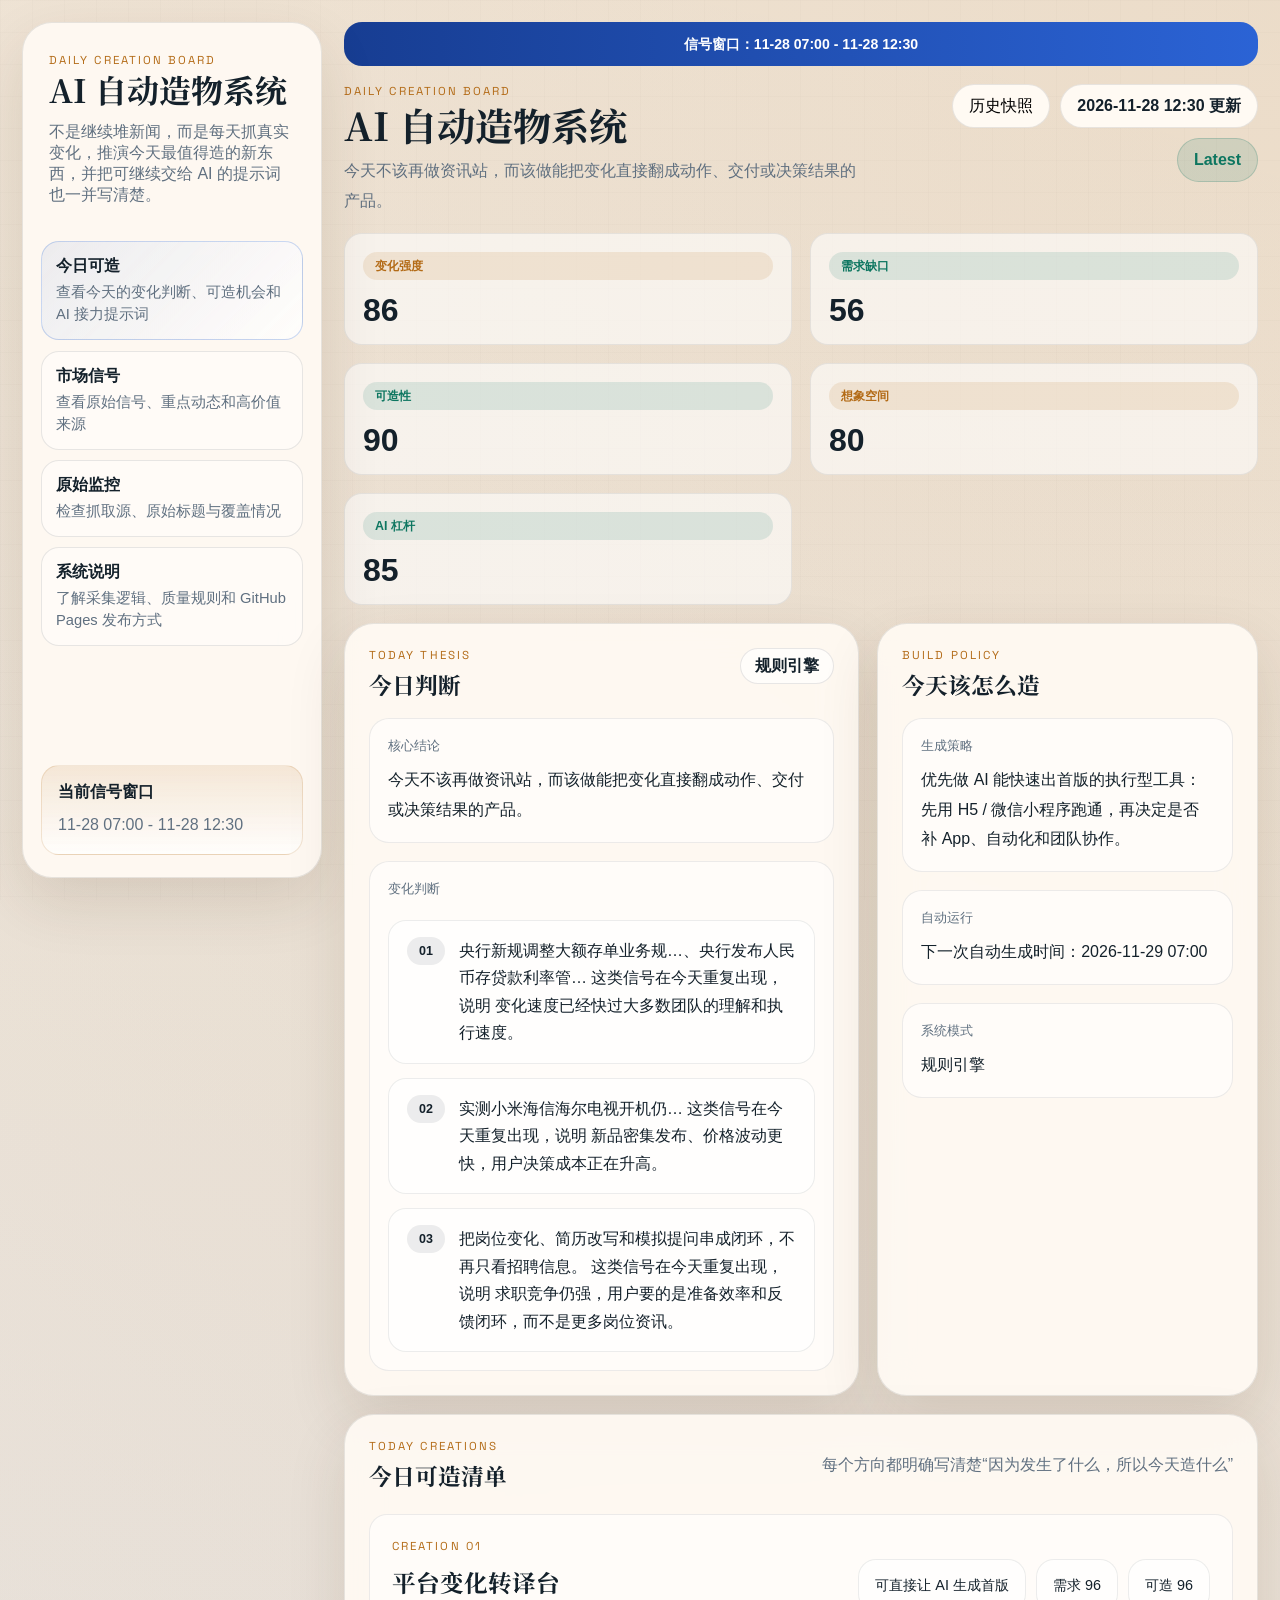
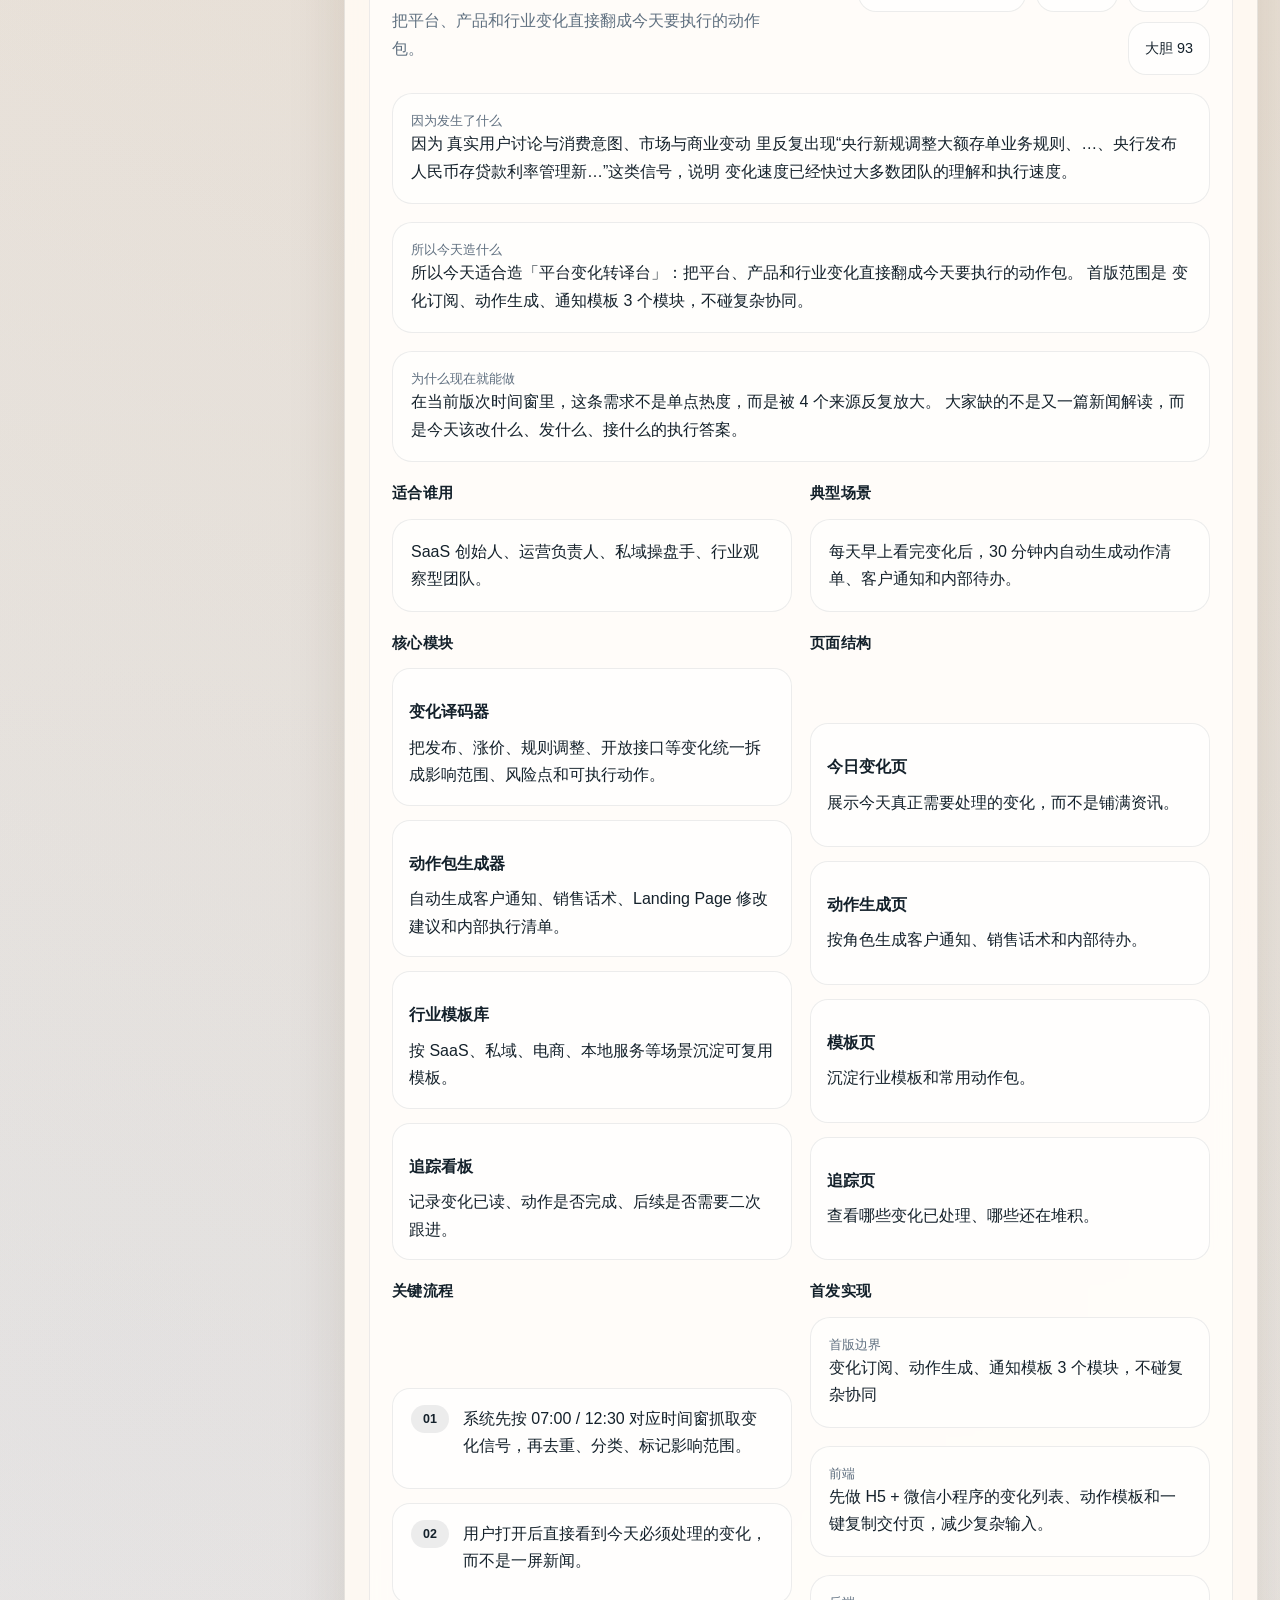
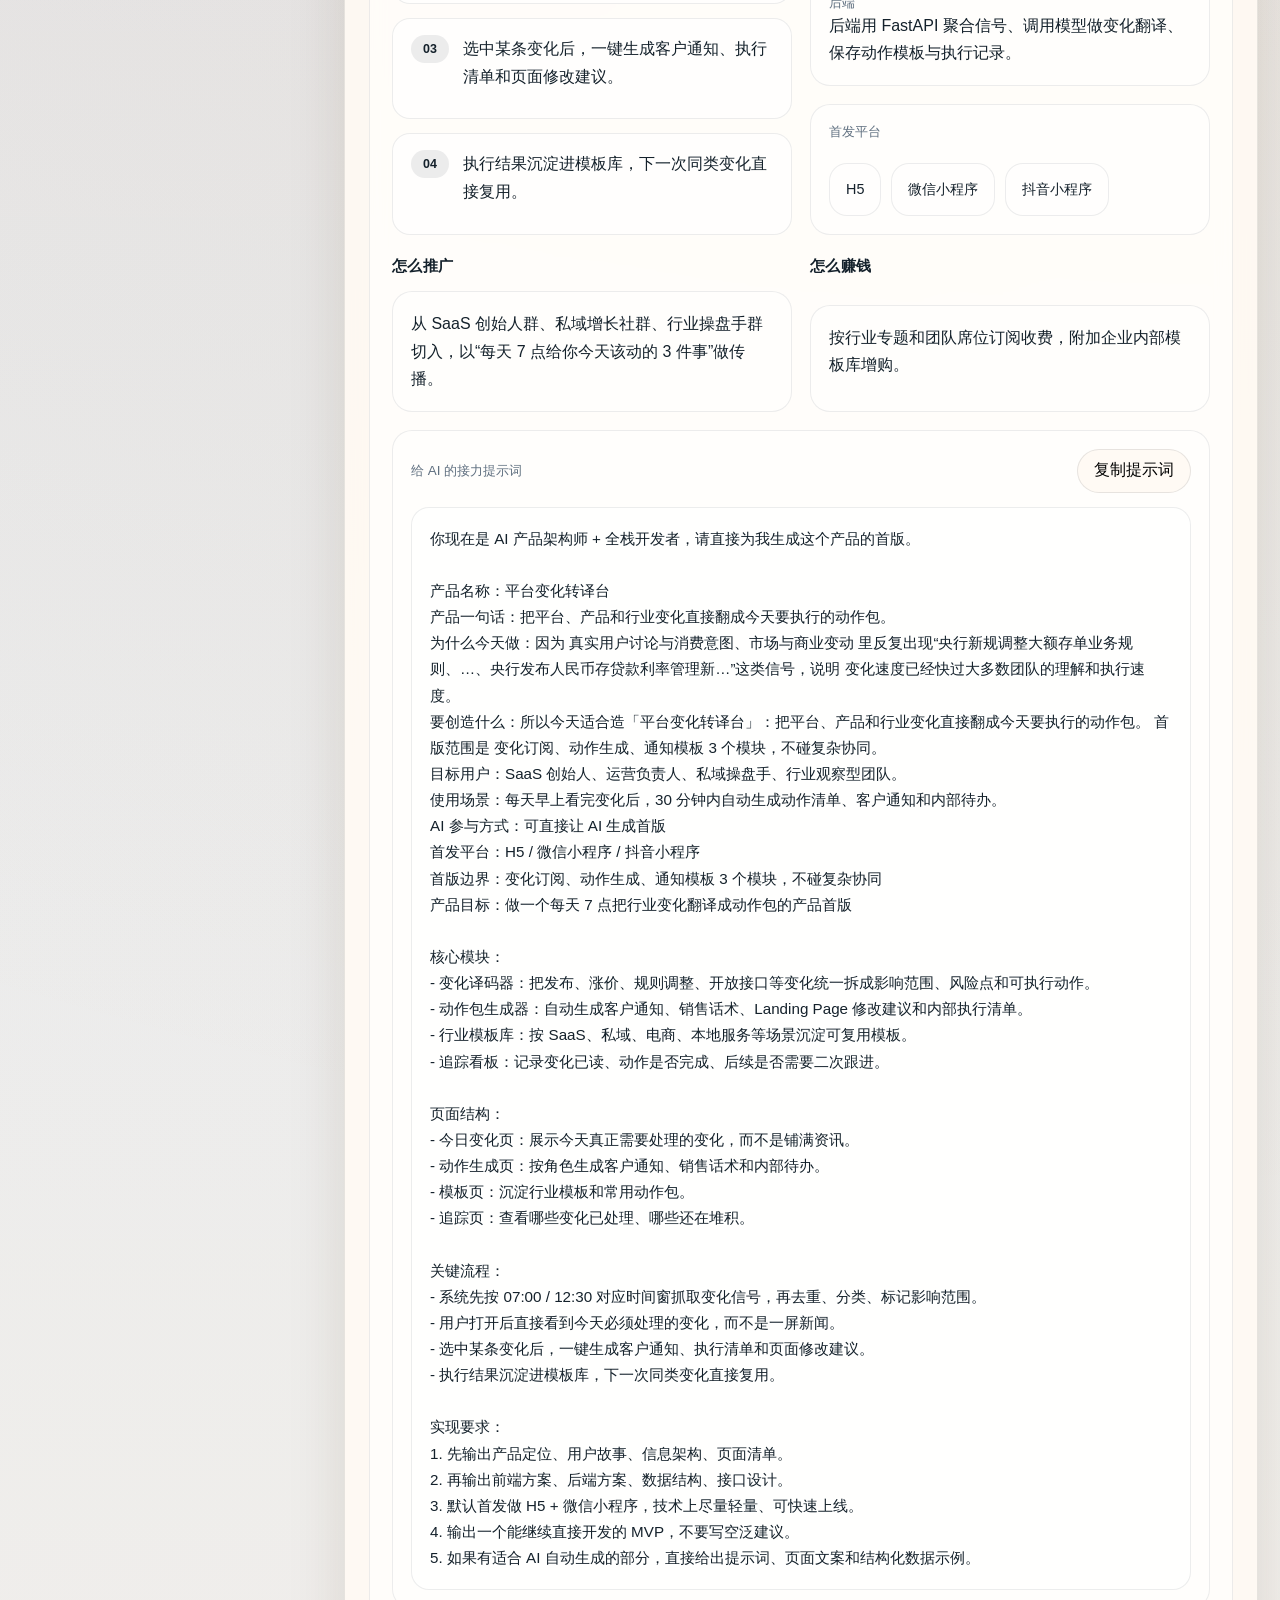
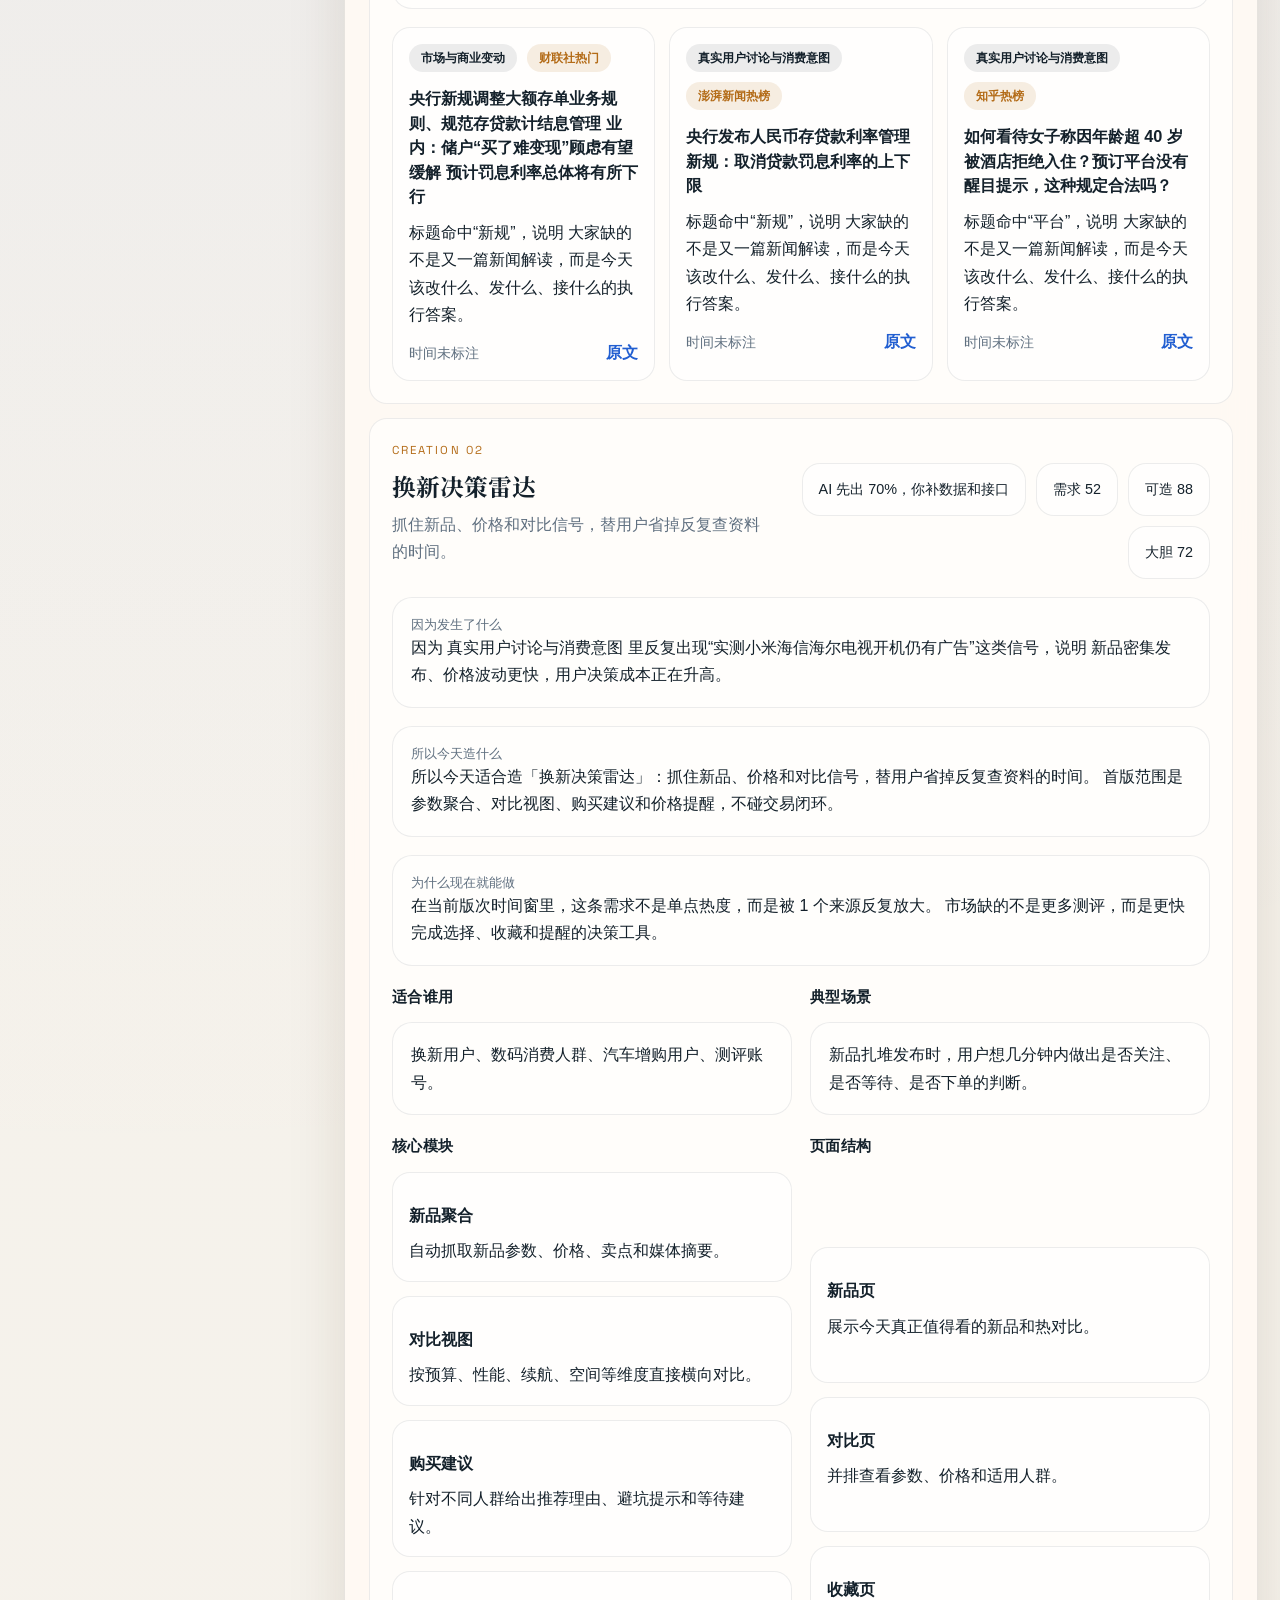
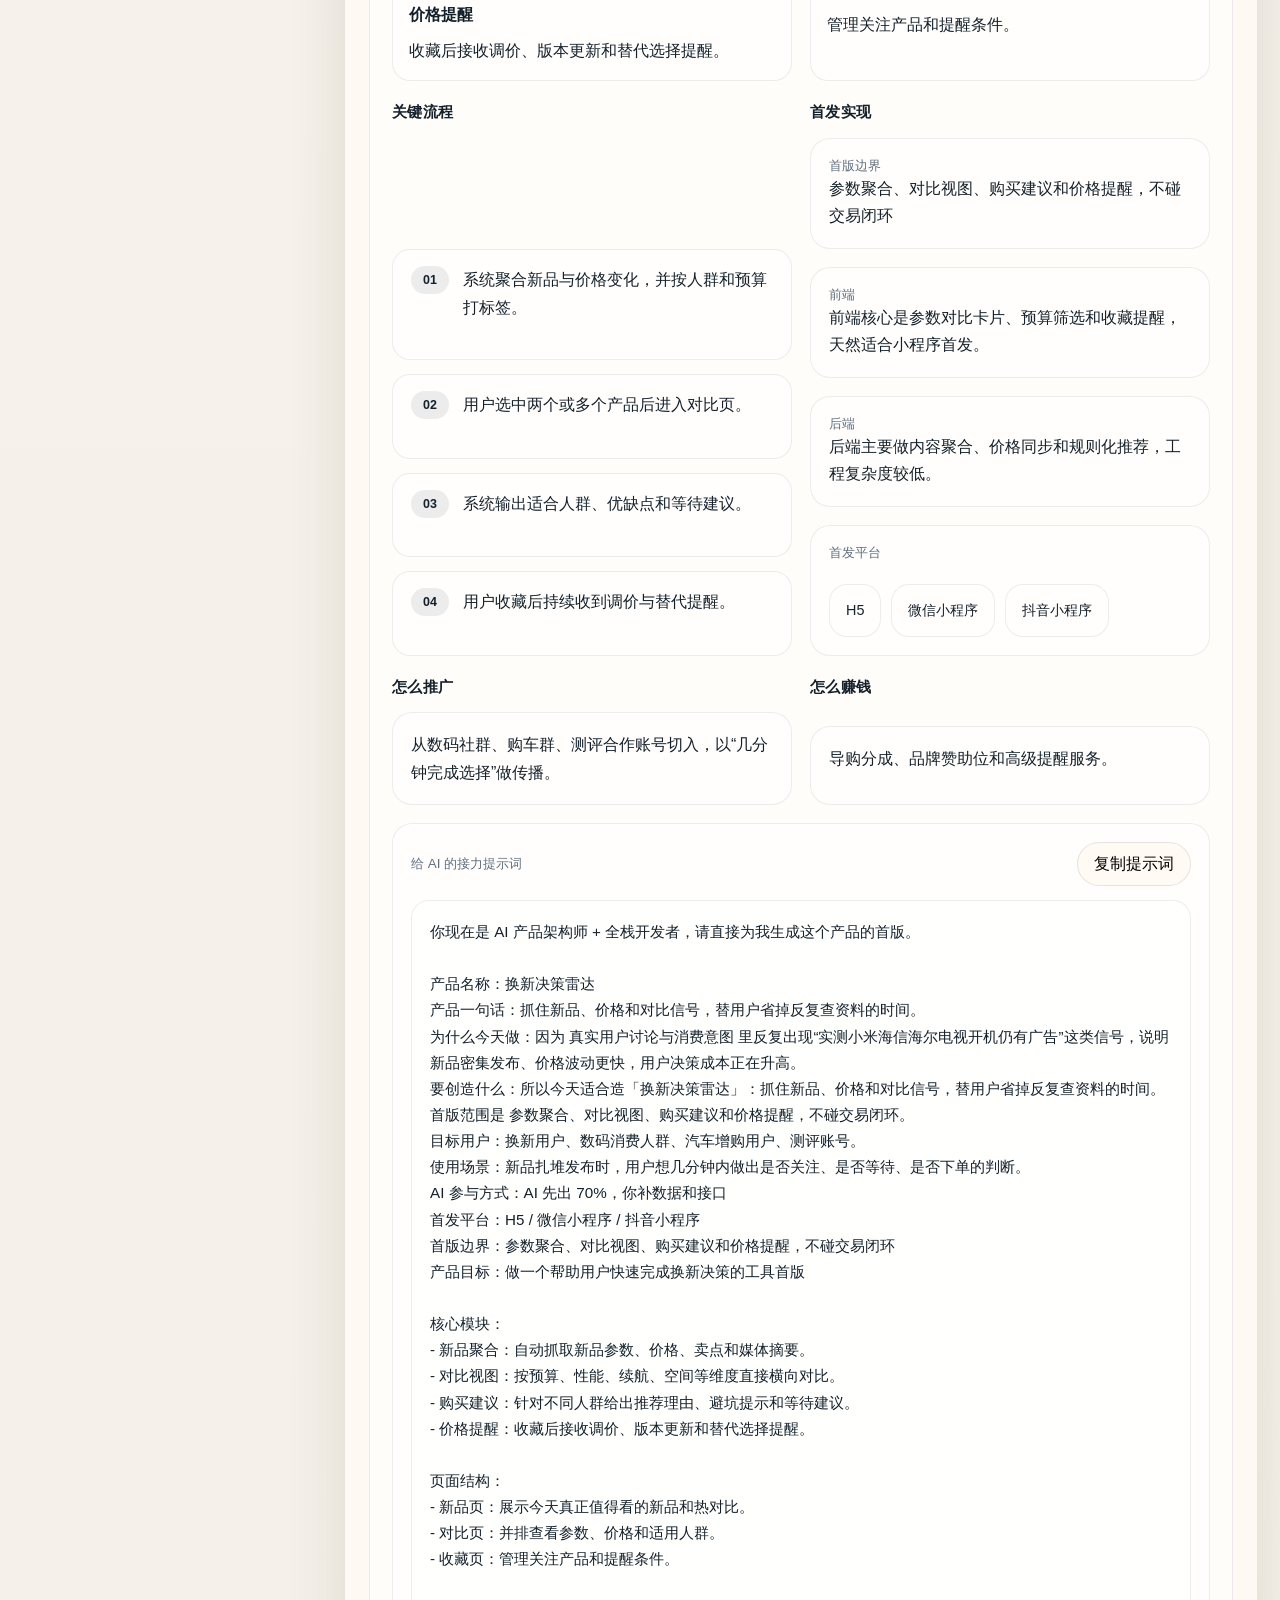
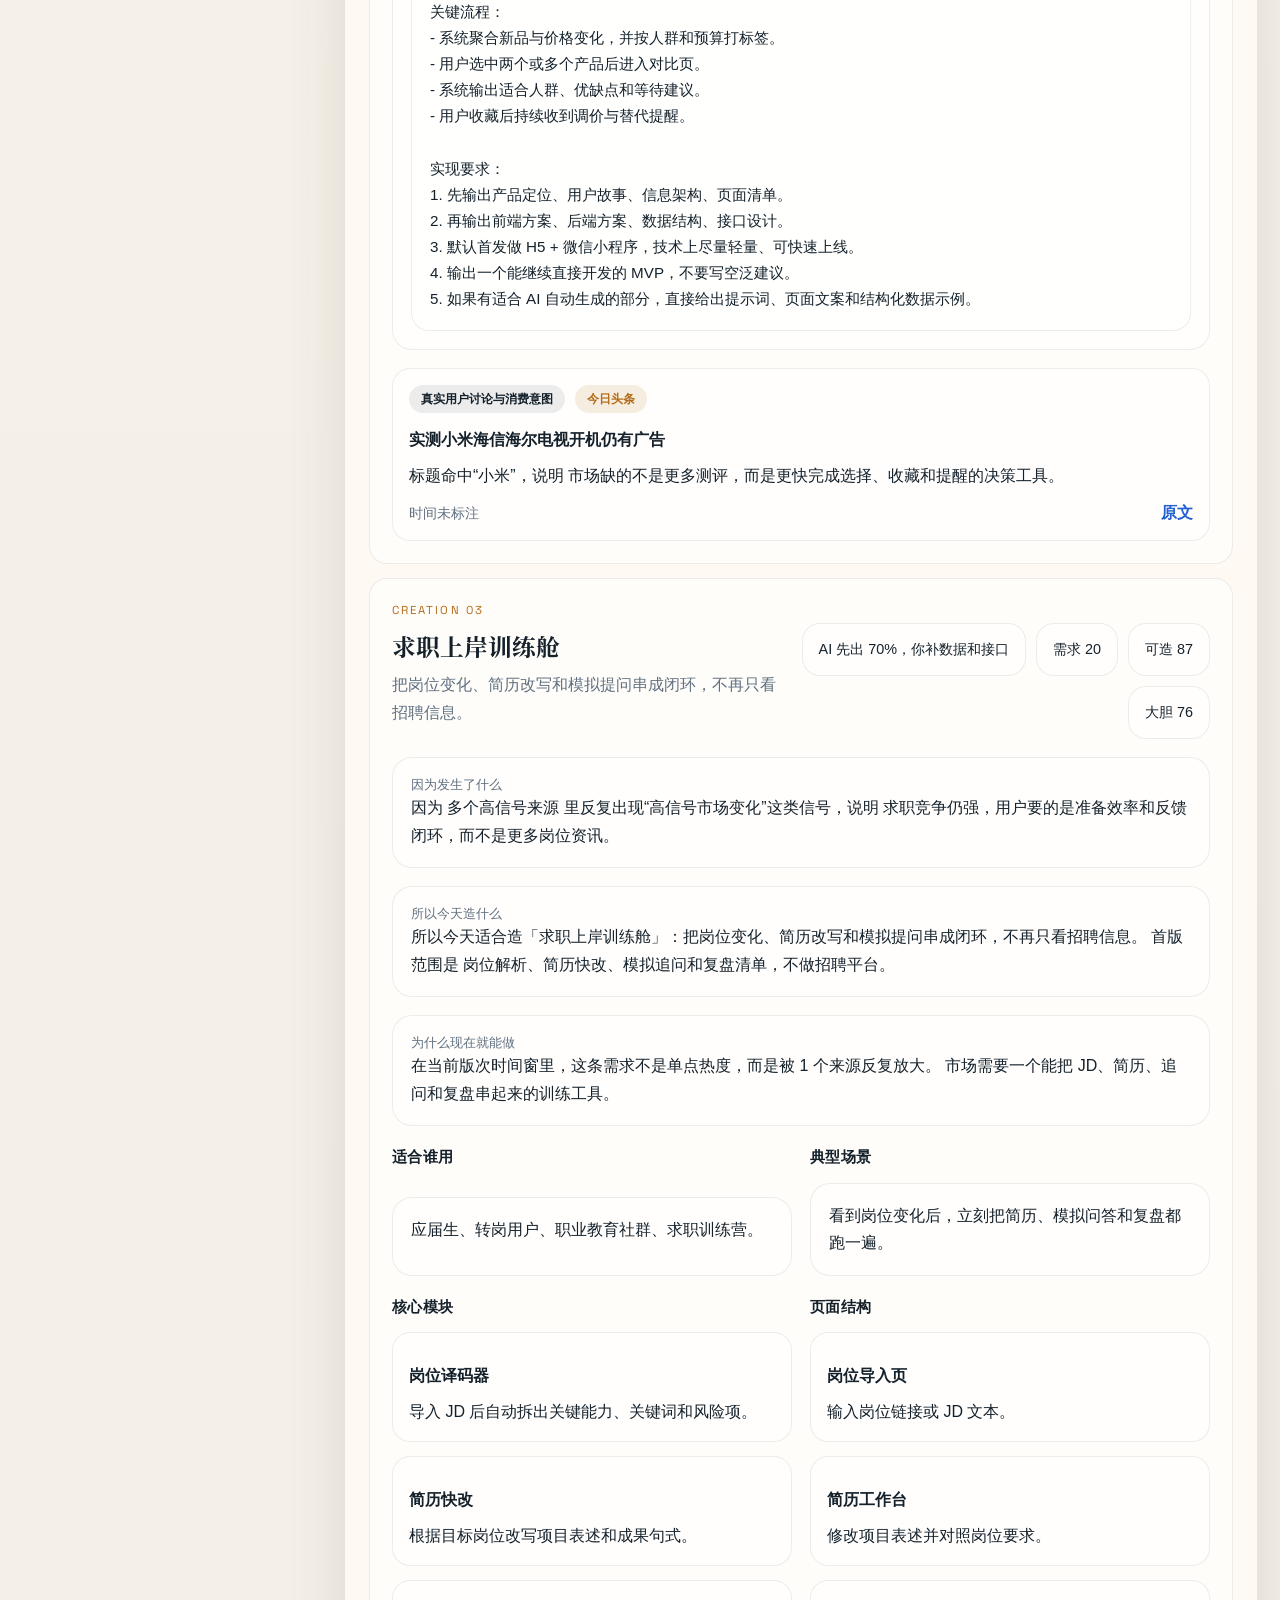
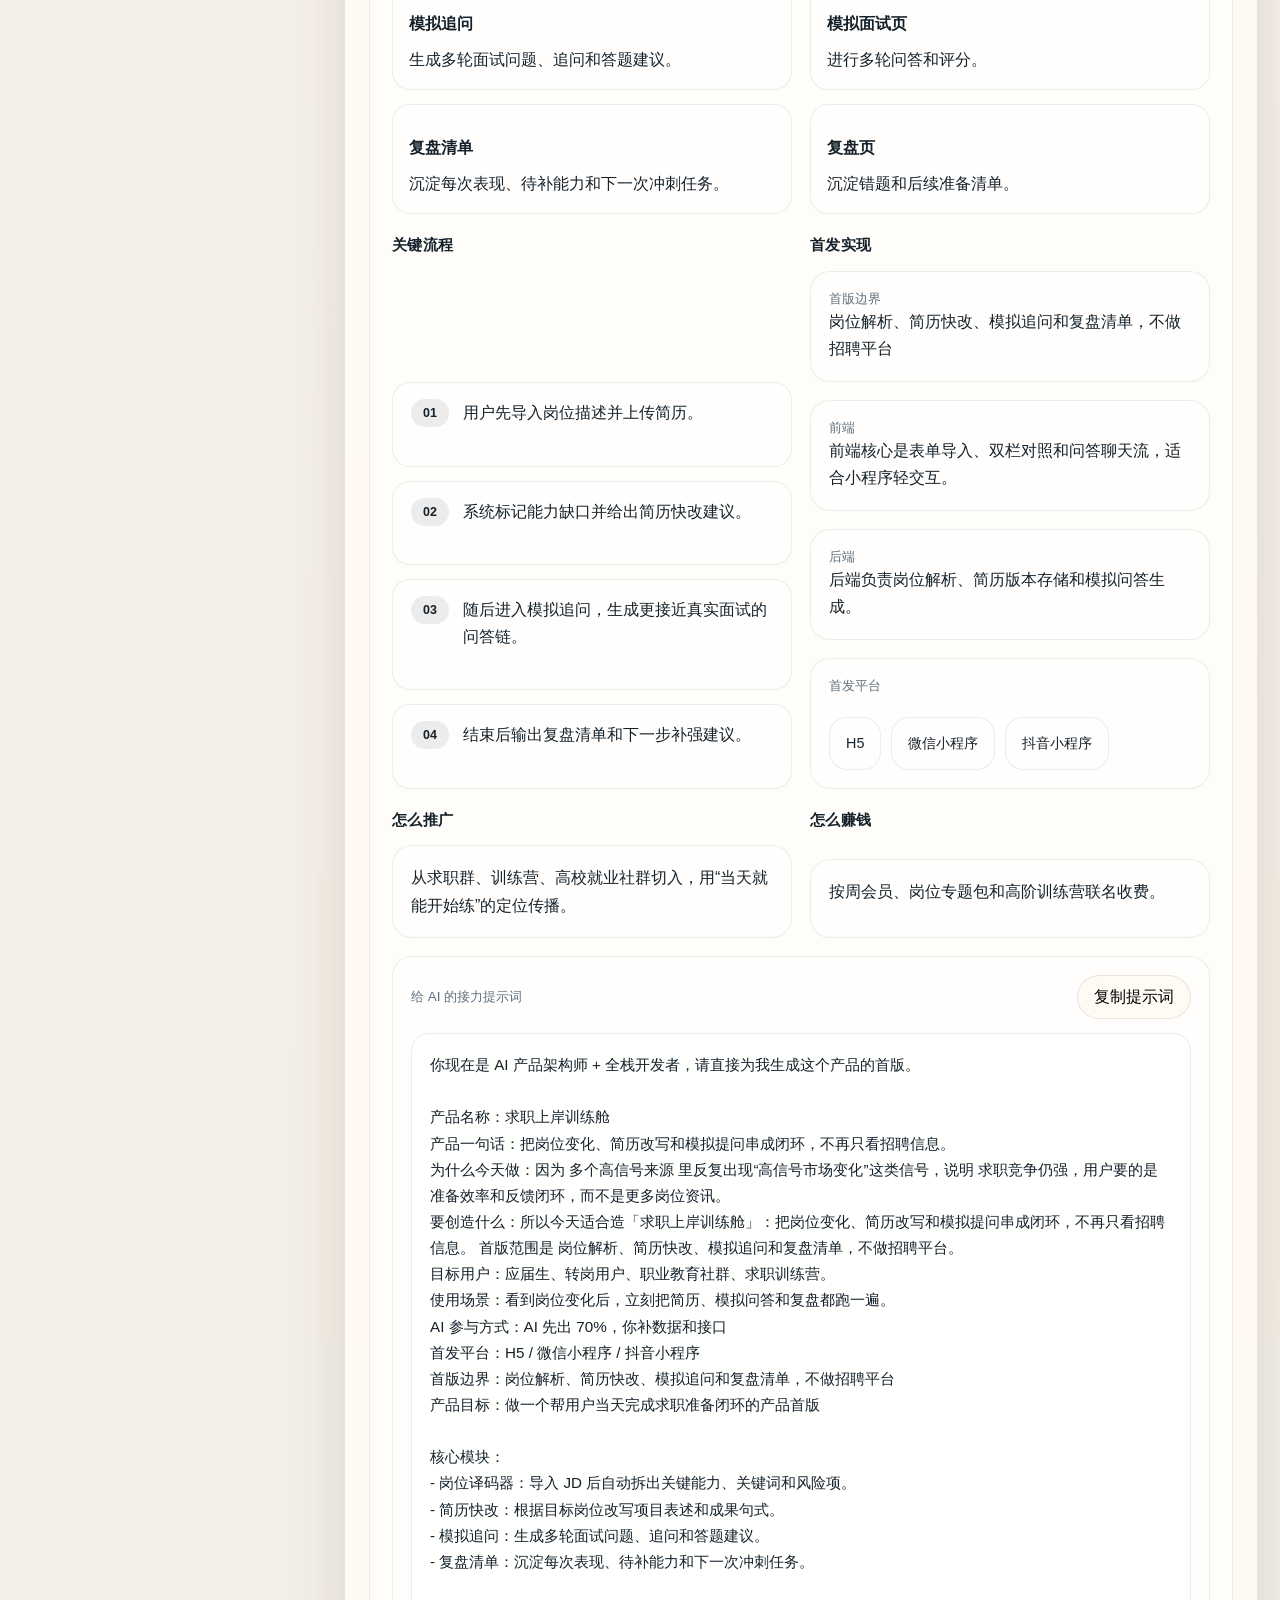
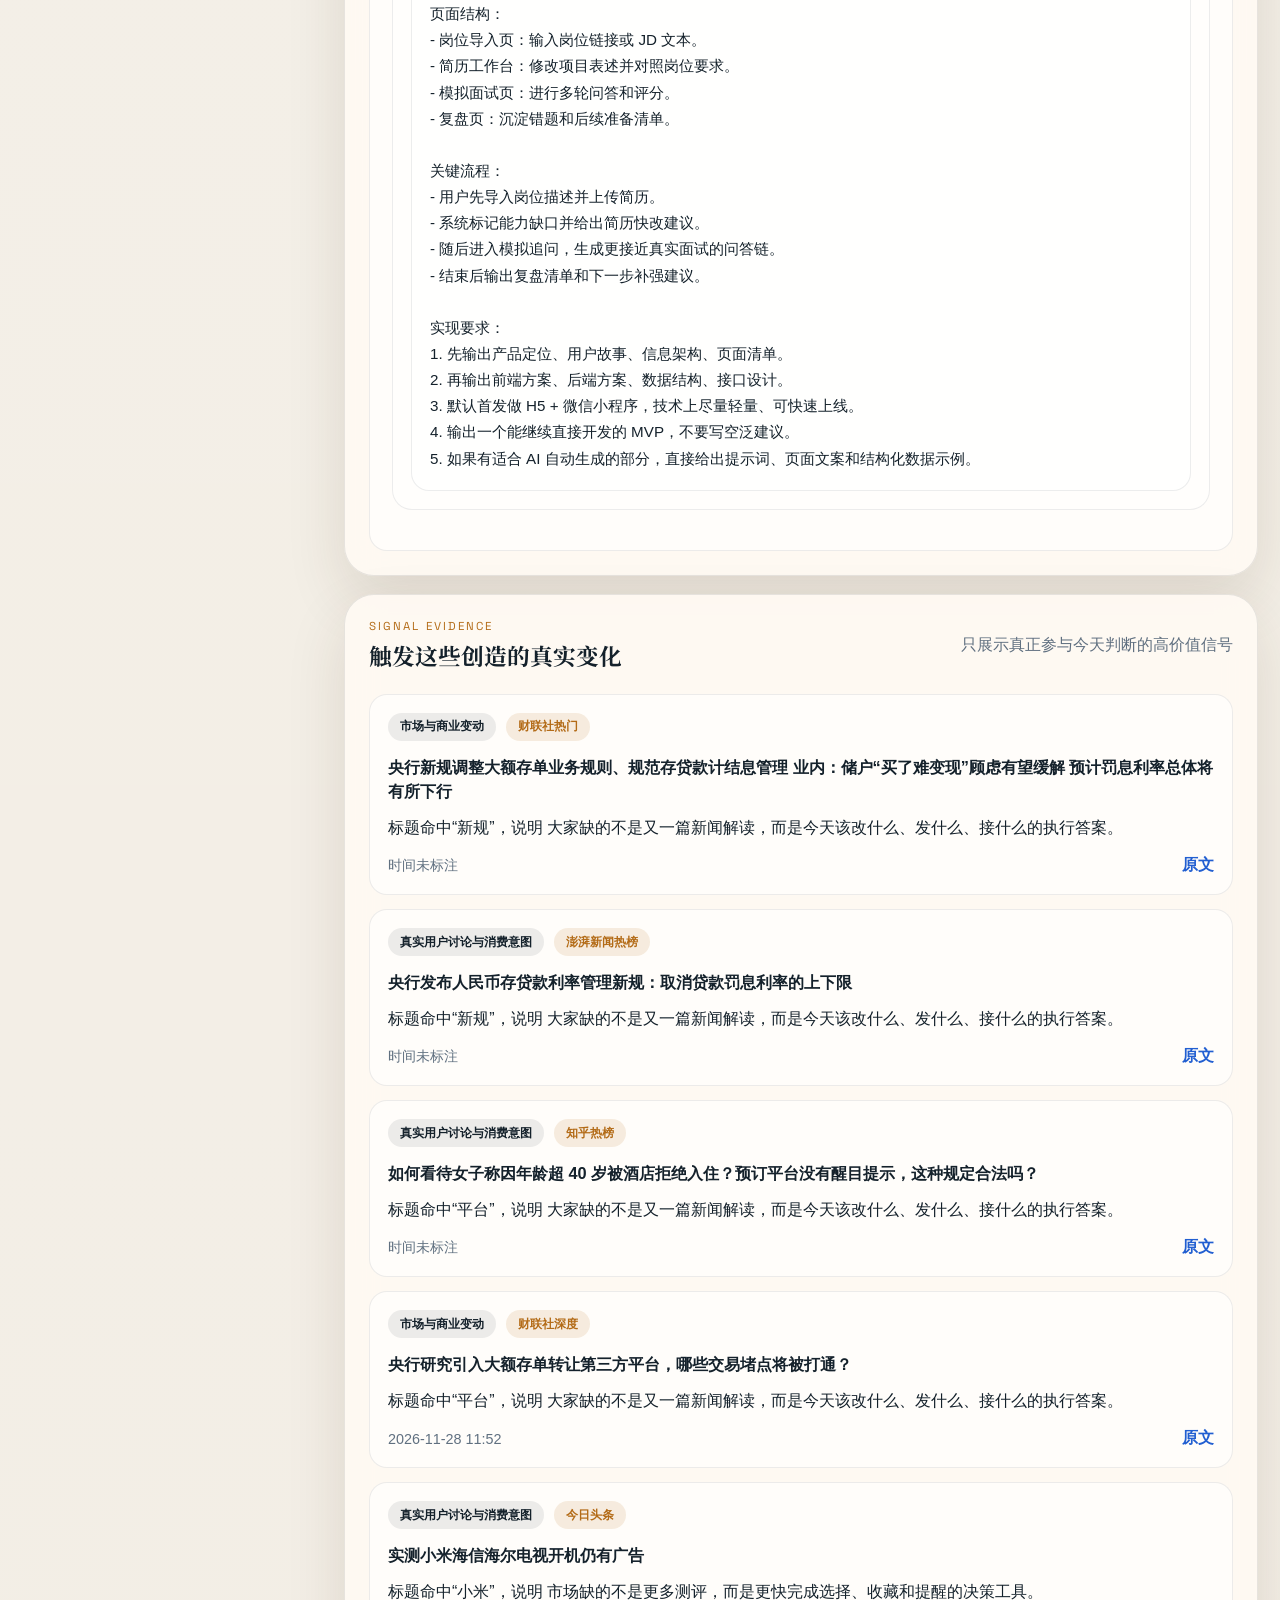
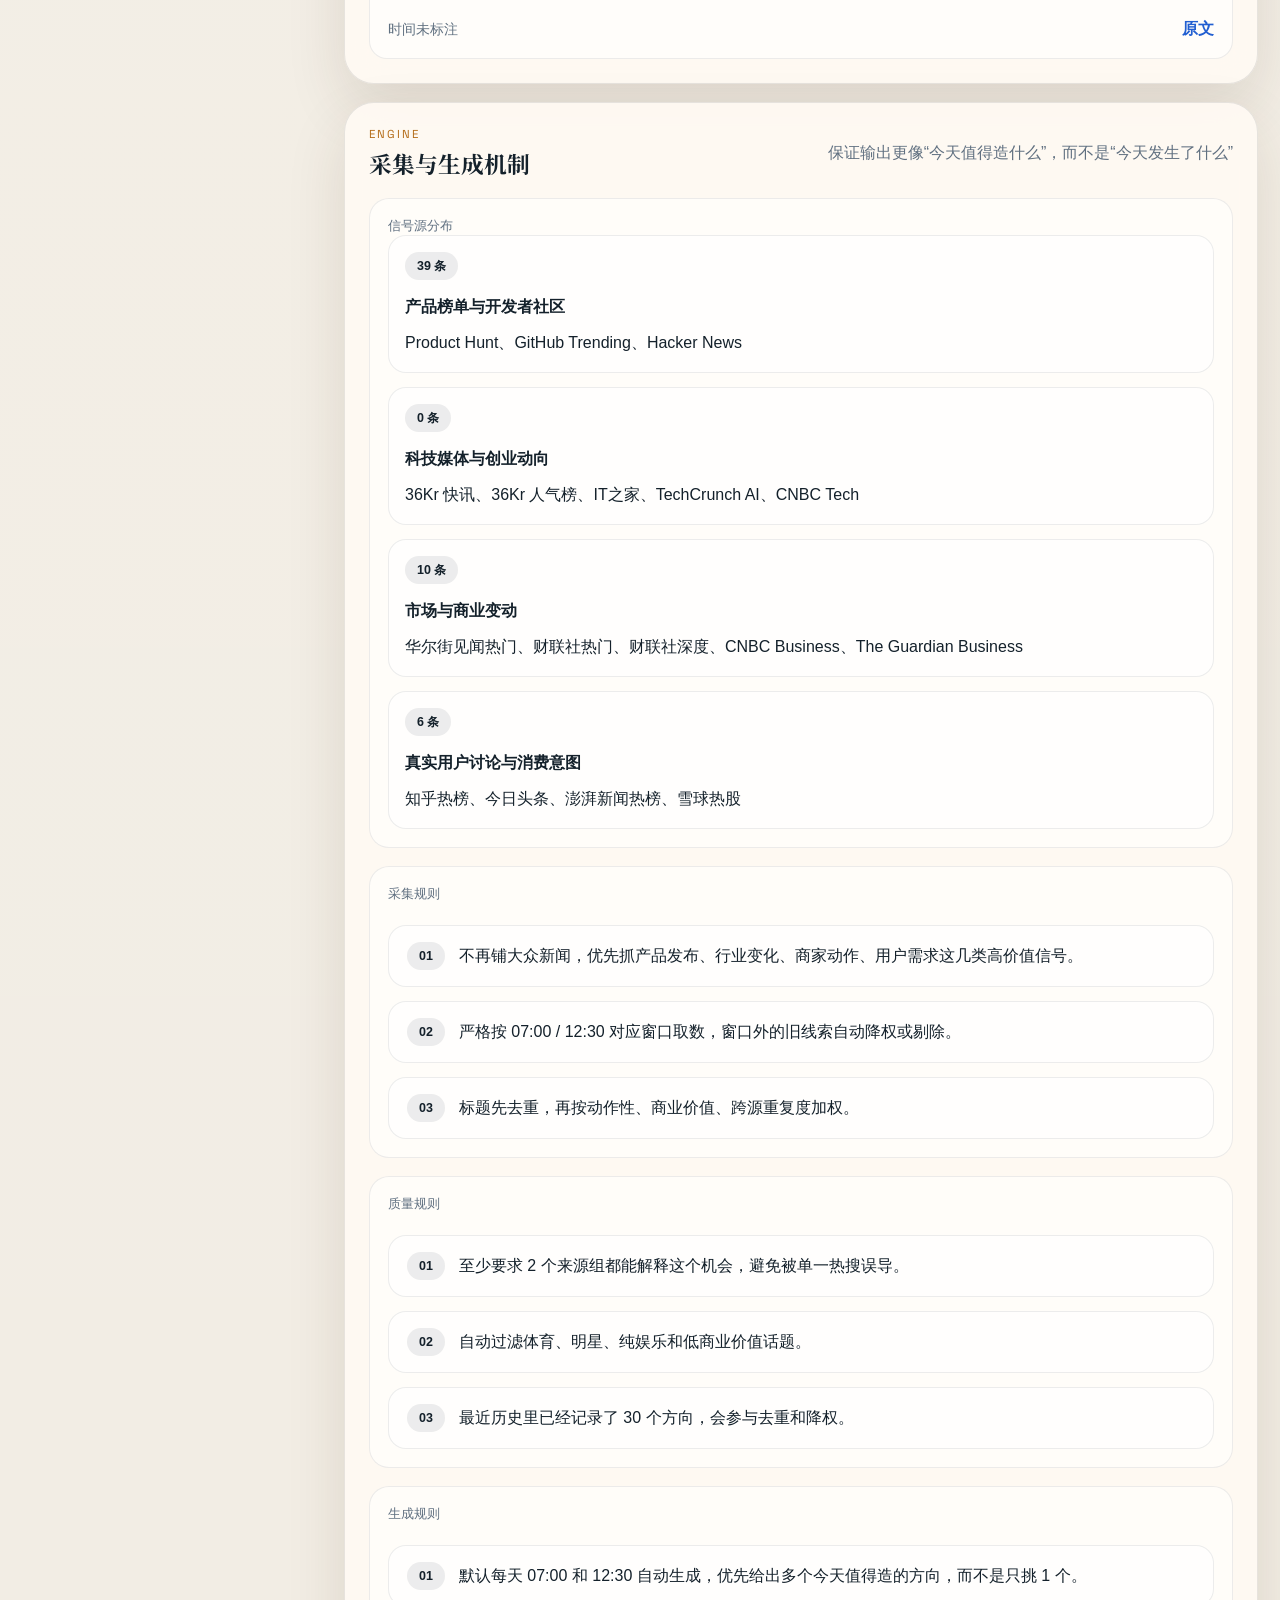
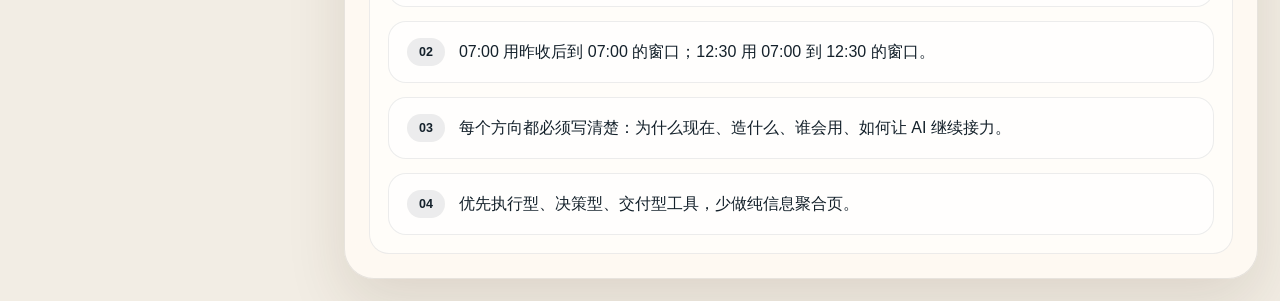
<file: docs/index.html>
<!doctype html>
<html lang="zh-CN">
  <head>
    <meta charset="utf-8" />
    <meta name="viewport" content="width=device-width, initial-scale=1" />
    <title>AI 自动造物系统</title>
    <meta
      name="description"
      content="每天 07:00 / 12:30 按对应时间窗口自动更新重点消息与可造方向，并给出可继续交给 AI 开发的清晰提示词。"
    />
    <link rel="icon" href="./favicon.svg" type="image/svg+xml" />
    <link rel="preconnect" href="https://fonts.googleapis.com" />
    <link rel="preconnect" href="https://fonts.gstatic.com" crossorigin />
    <link
      href="https://fonts.googleapis.com/css2?family=Noto+Serif+SC:wght@600;700&family=IBM+Plex+Sans+SC:wght@400;500;600;700&family=Space+Grotesk:wght@500;700&display=swap"
      rel="stylesheet"
    />
    <link rel="stylesheet" href="./assets/app.css" />
    <script src="./assets/factory.js" defer></script>
  </head>
  <body data-page="factory">
    <div class="app-shell">
      <aside class="app-sidebar">
        <div class="sidebar-brand">
          <p class="eyebrow">Daily Creation Board</p>
          <h1>AI 自动造物系统</h1>
          <p class="sidebar-copy">
            不是继续堆新闻，而是每天抓真实变化，推演今天最值得造的新东西，并把可继续交给 AI 的提示词也一并写清楚。
          </p>
        </div>

        <nav class="page-nav" aria-label="站点菜单">
          <a class="page-link is-active" href="./index.html">
            <span class="page-link-title">今日可造</span>
            <span class="page-link-copy">查看今天的变化判断、可造机会和 AI 接力提示词</span>
          </a>
          <a class="page-link" href="./research.html">
            <span class="page-link-title">市场信号</span>
            <span class="page-link-copy">查看原始信号、重点动态和高价值来源</span>
          </a>
          <a class="page-link" href="./monitor.html">
            <span class="page-link-title">原始监控</span>
            <span class="page-link-copy">检查抓取源、原始标题与覆盖情况</span>
          </a>
          <a class="page-link" href="./about.html">
            <span class="page-link-title">系统说明</span>
            <span class="page-link-copy">了解采集逻辑、质量规则和 GitHub Pages 发布方式</span>
          </a>
        </nav>

        <section class="sidebar-note">
          <p class="sidebar-note-title">当前信号窗口</p>
          <p class="sidebar-note-copy" id="sidebar-window">正在读取今日可造清单...</p>
        </section>
      </aside>

      <main class="app-main">
        <div class="update-banner" id="window-banner">正在读取今日自动创造结果...</div>

        <header class="main-header">
          <div class="hero-copy">
            <p class="eyebrow" id="factory-eyebrow">Daily Creation Board</p>
            <h2 class="main-title" id="factory-title">加载中</h2>
            <p class="hero-lead" id="factory-lead"></p>
          </div>
          <div class="header-actions">
            <button class="ghost-button" id="history-open" type="button">历史快照</button>
            <div class="status-pill" id="generated-badge">读取中</div>
            <div class="latest-pill" id="latest-indicator">Latest</div>
          </div>
        </header>

        <section class="factory-score-grid" id="score-grid"></section>

        <section class="overview-grid">
          <article class="summary-card">
            <div class="section-head">
              <div>
                <p class="eyebrow">Today Thesis</p>
                <h3>今日判断</h3>
              </div>
              <span class="metric-chip" id="mode-chip">规则引擎</span>
            </div>
            <div class="summary-stack">
              <div class="summary-block">
                <span class="summary-label">核心结论</span>
                <p id="headline-copy"></p>
              </div>
              <div class="summary-block">
                <span class="summary-label">变化判断</span>
                <div class="stack-list" id="shift-list"></div>
              </div>
            </div>
          </article>

          <article class="panel-card">
            <div class="section-head">
              <div>
                <p class="eyebrow">Build Policy</p>
                <h3>今天该怎么造</h3>
              </div>
            </div>
            <div class="summary-stack">
              <div class="summary-block">
                <span class="summary-label">生成策略</span>
                <p id="policy-copy"></p>
              </div>
              <div class="summary-block">
                <span class="summary-label">自动运行</span>
                <p id="schedule-copy"></p>
              </div>
              <div class="summary-block">
                <span class="summary-label">系统模式</span>
                <p id="mode-copy"></p>
              </div>
            </div>
          </article>
        </section>

        <section class="panel-card">
          <div class="section-head">
            <div>
              <p class="eyebrow">Today Creations</p>
              <h3>今日可造清单</h3>
            </div>
            <p class="section-hint">每个方向都明确写清楚“因为发生了什么，所以今天造什么”</p>
          </div>
          <div class="card-list" id="creation-list"></div>
        </section>

        <section class="panel-card">
          <div class="section-head">
            <div>
              <p class="eyebrow">Signal Evidence</p>
              <h3>触发这些创造的真实变化</h3>
            </div>
            <p class="section-hint">只展示真正参与今天判断的高价值信号</p>
          </div>
          <div class="card-list" id="evidence-list"></div>
        </section>

        <section class="panel-card">
          <div class="section-head">
            <div>
              <p class="eyebrow">Engine</p>
              <h3>采集与生成机制</h3>
            </div>
            <p class="section-hint">保证输出更像“今天值得造什么”，而不是“今天发生了什么”</p>
          </div>
          <div class="summary-stack">
            <div class="summary-block">
              <span class="summary-label">信号源分布</span>
              <div class="card-list card-list--compact" id="engine-source-list"></div>
            </div>
            <div class="summary-block">
              <span class="summary-label">采集规则</span>
              <div class="stack-list" id="collection-rules"></div>
            </div>
            <div class="summary-block">
              <span class="summary-label">质量规则</span>
              <div class="stack-list" id="quality-rules"></div>
            </div>
            <div class="summary-block">
              <span class="summary-label">生成规则</span>
              <div class="stack-list" id="build-rules"></div>
            </div>
          </div>
        </section>
      </main>
    </div>

    <div class="history-modal hidden" id="history-modal" aria-hidden="true">
      <div class="history-backdrop" id="history-close"></div>
      <div class="history-dialog">
        <div class="section-head">
          <div>
            <p class="eyebrow">Archive</p>
            <h3>历史快照</h3>
          </div>
          <button class="ghost-button" id="history-close-button" type="button">关闭</button>
        </div>
        <div class="history-list" id="history-list"></div>
      </div>
    </div>
  </body>
</html>
</file>
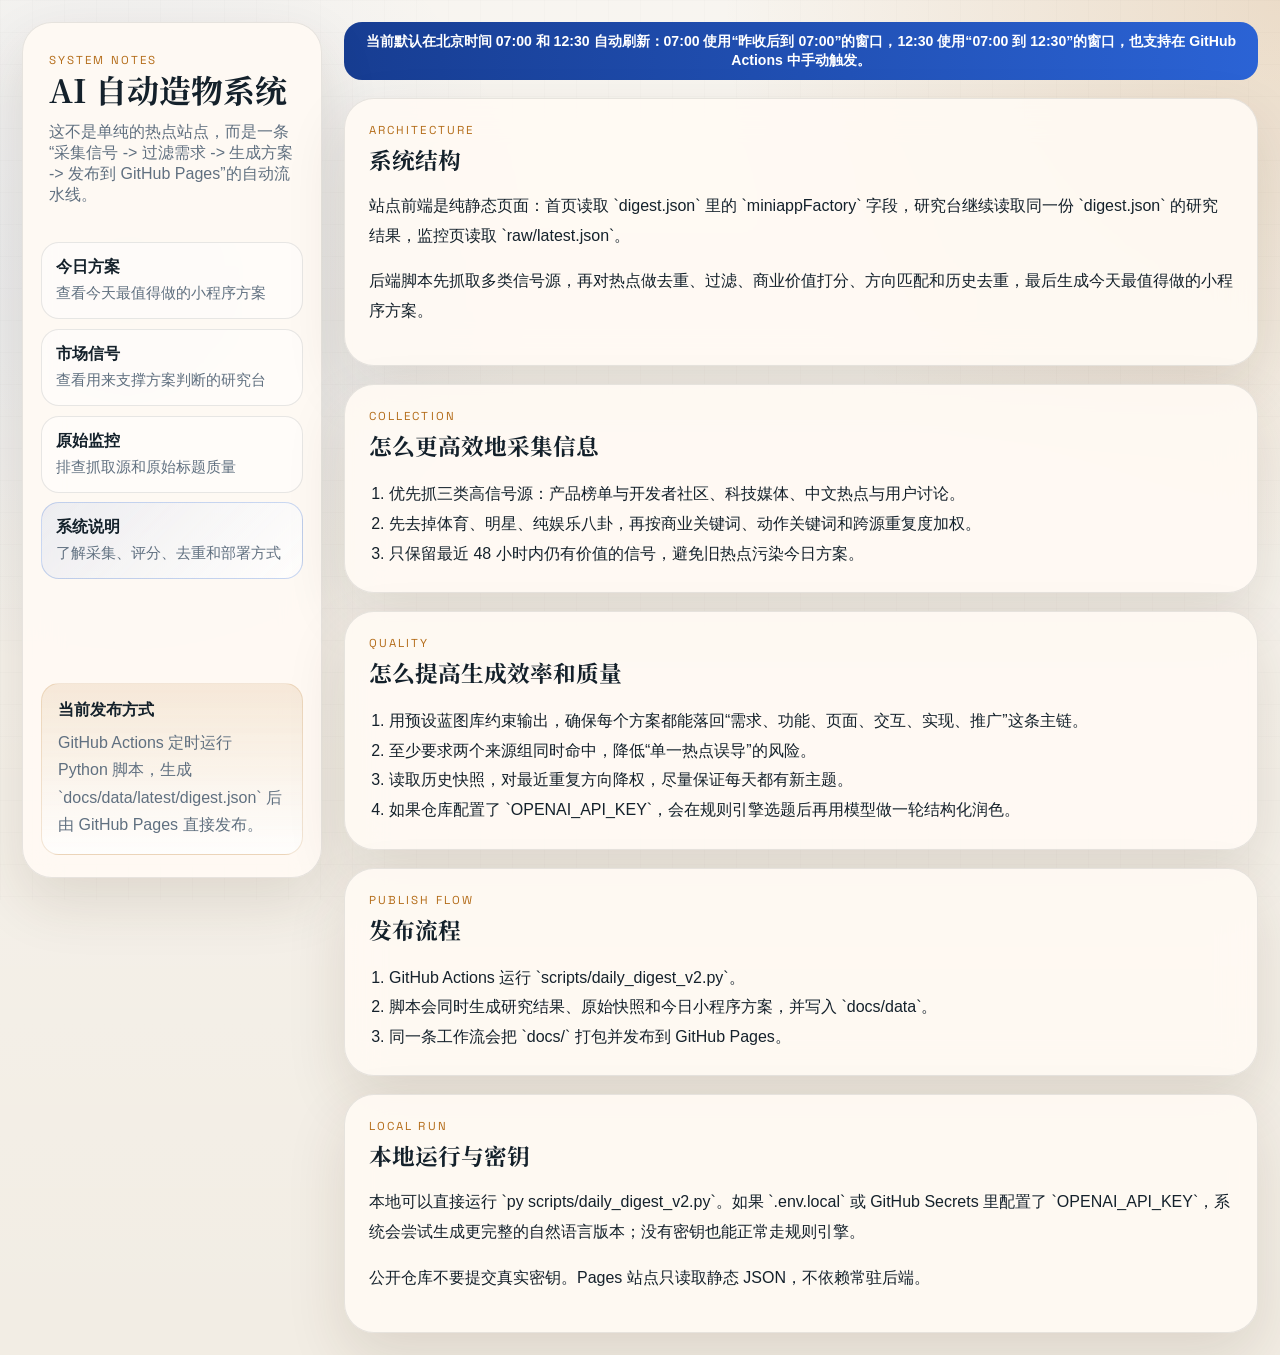
<file: docs/about.html>
<!doctype html>
<html lang="zh-CN">
  <head>
    <meta charset="utf-8" />
    <meta name="viewport" content="width=device-width, initial-scale=1" />
    <title>系统说明 | AI 自动造物系统</title>
    <meta
      name="description"
      content="了解每日小程序方案系统的采集策略、质量控制、自动生成与 GitHub Pages 发布流程。"
    />
    <link rel="icon" href="./favicon.svg" type="image/svg+xml" />
    <link rel="preconnect" href="https://fonts.googleapis.com" />
    <link rel="preconnect" href="https://fonts.gstatic.com" crossorigin />
    <link
      href="https://fonts.googleapis.com/css2?family=Noto+Serif+SC:wght@600;700&family=IBM+Plex+Sans+SC:wght@400;500;600;700&family=Space+Grotesk:wght@500;700&display=swap"
      rel="stylesheet"
    />
    <link rel="stylesheet" href="./assets/app.css" />
  </head>
  <body data-page="about">
    <div class="app-shell">
      <aside class="app-sidebar">
        <div class="sidebar-brand">
          <p class="eyebrow">System Notes</p>
          <h1>AI 自动造物系统</h1>
          <p class="sidebar-copy">
            这不是单纯的热点站点，而是一条“采集信号 -> 过滤需求 -> 生成方案 -> 发布到 GitHub Pages”的自动流水线。
          </p>
        </div>

        <nav class="page-nav" aria-label="站点菜单">
          <a class="page-link" href="./index.html">
            <span class="page-link-title">今日方案</span>
            <span class="page-link-copy">查看今天最值得做的小程序方案</span>
          </a>
          <a class="page-link" href="./research.html">
            <span class="page-link-title">市场信号</span>
            <span class="page-link-copy">查看用来支撑方案判断的研究台</span>
          </a>
          <a class="page-link" href="./monitor.html">
            <span class="page-link-title">原始监控</span>
            <span class="page-link-copy">排查抓取源和原始标题质量</span>
          </a>
          <a class="page-link is-active" href="./about.html">
            <span class="page-link-title">系统说明</span>
            <span class="page-link-copy">了解采集、评分、去重和部署方式</span>
          </a>
        </nav>

        <section class="sidebar-note">
          <p class="sidebar-note-title">当前发布方式</p>
          <p class="sidebar-note-copy">
            GitHub Actions 定时运行 Python 脚本，生成 `docs/data/latest/digest.json` 后由 GitHub Pages 直接发布。
          </p>
        </section>
      </aside>

      <main class="app-main about-layout">
        <div class="update-banner">
          当前默认在北京时间 07:00 和 12:30 自动刷新：07:00 使用“昨收后到 07:00”的窗口，12:30 使用“07:00 到 12:30”的窗口，也支持在 GitHub Actions 中手动触发。
        </div>

        <section class="summary-card">
          <div class="section-head">
            <div>
              <p class="eyebrow">Architecture</p>
              <h3>系统结构</h3>
            </div>
          </div>
          <div class="about-copy">
            <p>
              站点前端是纯静态页面：首页读取 `digest.json` 里的 `miniappFactory` 字段，研究台继续读取同一份
              `digest.json` 的研究结果，监控页读取 `raw/latest.json`。
            </p>
            <p>
              后端脚本先抓取多类信号源，再对热点做去重、过滤、商业价值打分、方向匹配和历史去重，最后生成今天最值得做的小程序方案。
            </p>
          </div>
        </section>

        <section class="panel-card">
          <div class="section-head">
            <div>
              <p class="eyebrow">Collection</p>
              <h3>怎么更高效地采集信息</h3>
            </div>
          </div>
          <ol class="step-list">
            <li>优先抓三类高信号源：产品榜单与开发者社区、科技媒体、中文热点与用户讨论。</li>
            <li>先去掉体育、明星、纯娱乐八卦，再按商业关键词、动作关键词和跨源重复度加权。</li>
            <li>只保留最近 48 小时内仍有价值的信号，避免旧热点污染今日方案。</li>
          </ol>
        </section>

        <section class="panel-card">
          <div class="section-head">
            <div>
              <p class="eyebrow">Quality</p>
              <h3>怎么提高生成效率和质量</h3>
            </div>
          </div>
          <ol class="step-list">
            <li>用预设蓝图库约束输出，确保每个方案都能落回“需求、功能、页面、交互、实现、推广”这条主链。</li>
            <li>至少要求两个来源组同时命中，降低“单一热点误导”的风险。</li>
            <li>读取历史快照，对最近重复方向降权，尽量保证每天都有新主题。</li>
            <li>如果仓库配置了 `OPENAI_API_KEY`，会在规则引擎选题后再用模型做一轮结构化润色。</li>
          </ol>
        </section>

        <section class="panel-card">
          <div class="section-head">
            <div>
              <p class="eyebrow">Publish Flow</p>
              <h3>发布流程</h3>
            </div>
          </div>
          <ol class="step-list">
            <li>GitHub Actions 运行 `scripts/daily_digest_v2.py`。</li>
            <li>脚本会同时生成研究结果、原始快照和今日小程序方案，并写入 `docs/data`。</li>
            <li>同一条工作流会把 `docs/` 打包并发布到 GitHub Pages。</li>
          </ol>
        </section>

        <section class="panel-card">
          <div class="section-head">
            <div>
              <p class="eyebrow">Local Run</p>
              <h3>本地运行与密钥</h3>
            </div>
          </div>
          <div class="about-copy">
            <p>
              本地可以直接运行 `py scripts/daily_digest_v2.py`。如果 `.env.local` 或 GitHub Secrets 里配置了
              `OPENAI_API_KEY`，系统会尝试生成更完整的自然语言版本；没有密钥也能正常走规则引擎。
            </p>
            <p>
              公开仓库不要提交真实密钥。Pages 站点只读取静态 JSON，不依赖常驻后端。
            </p>
          </div>
        </section>
      </main>
    </div>
  </body>
</html>
</file>
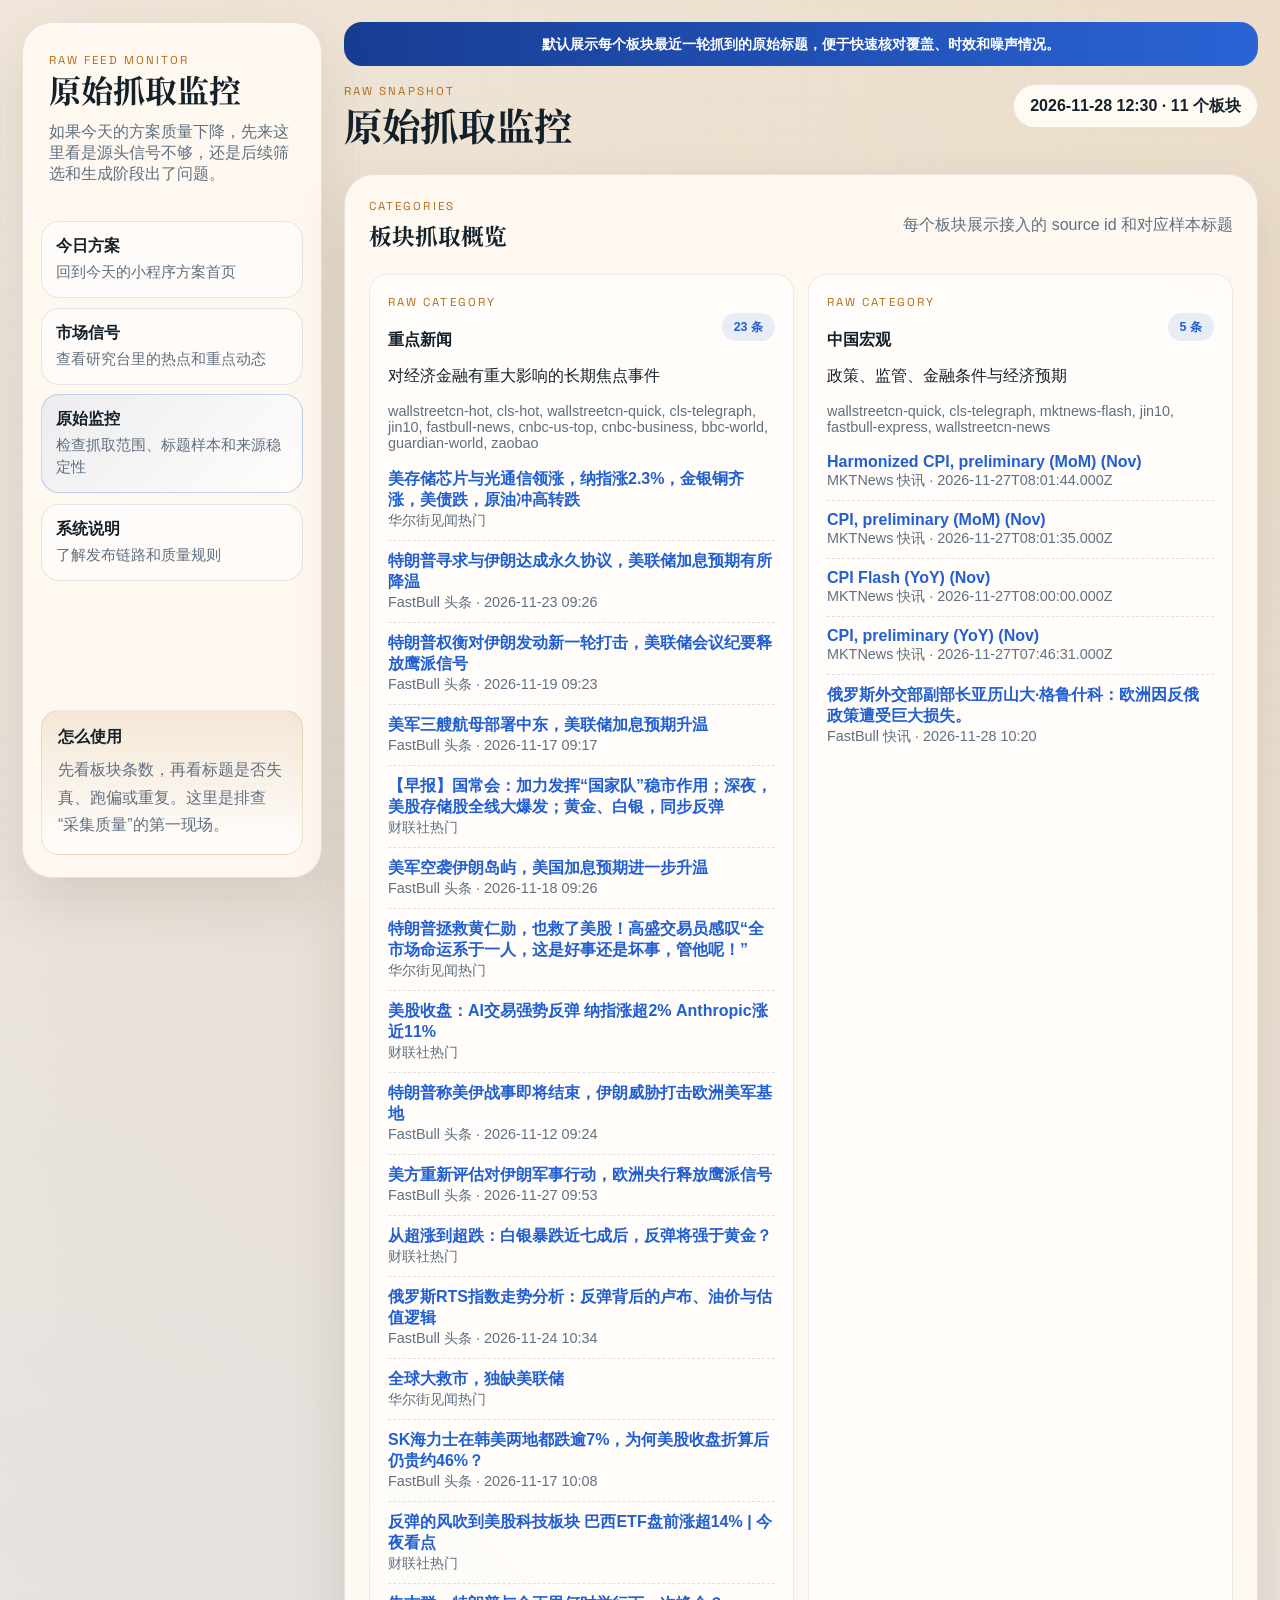
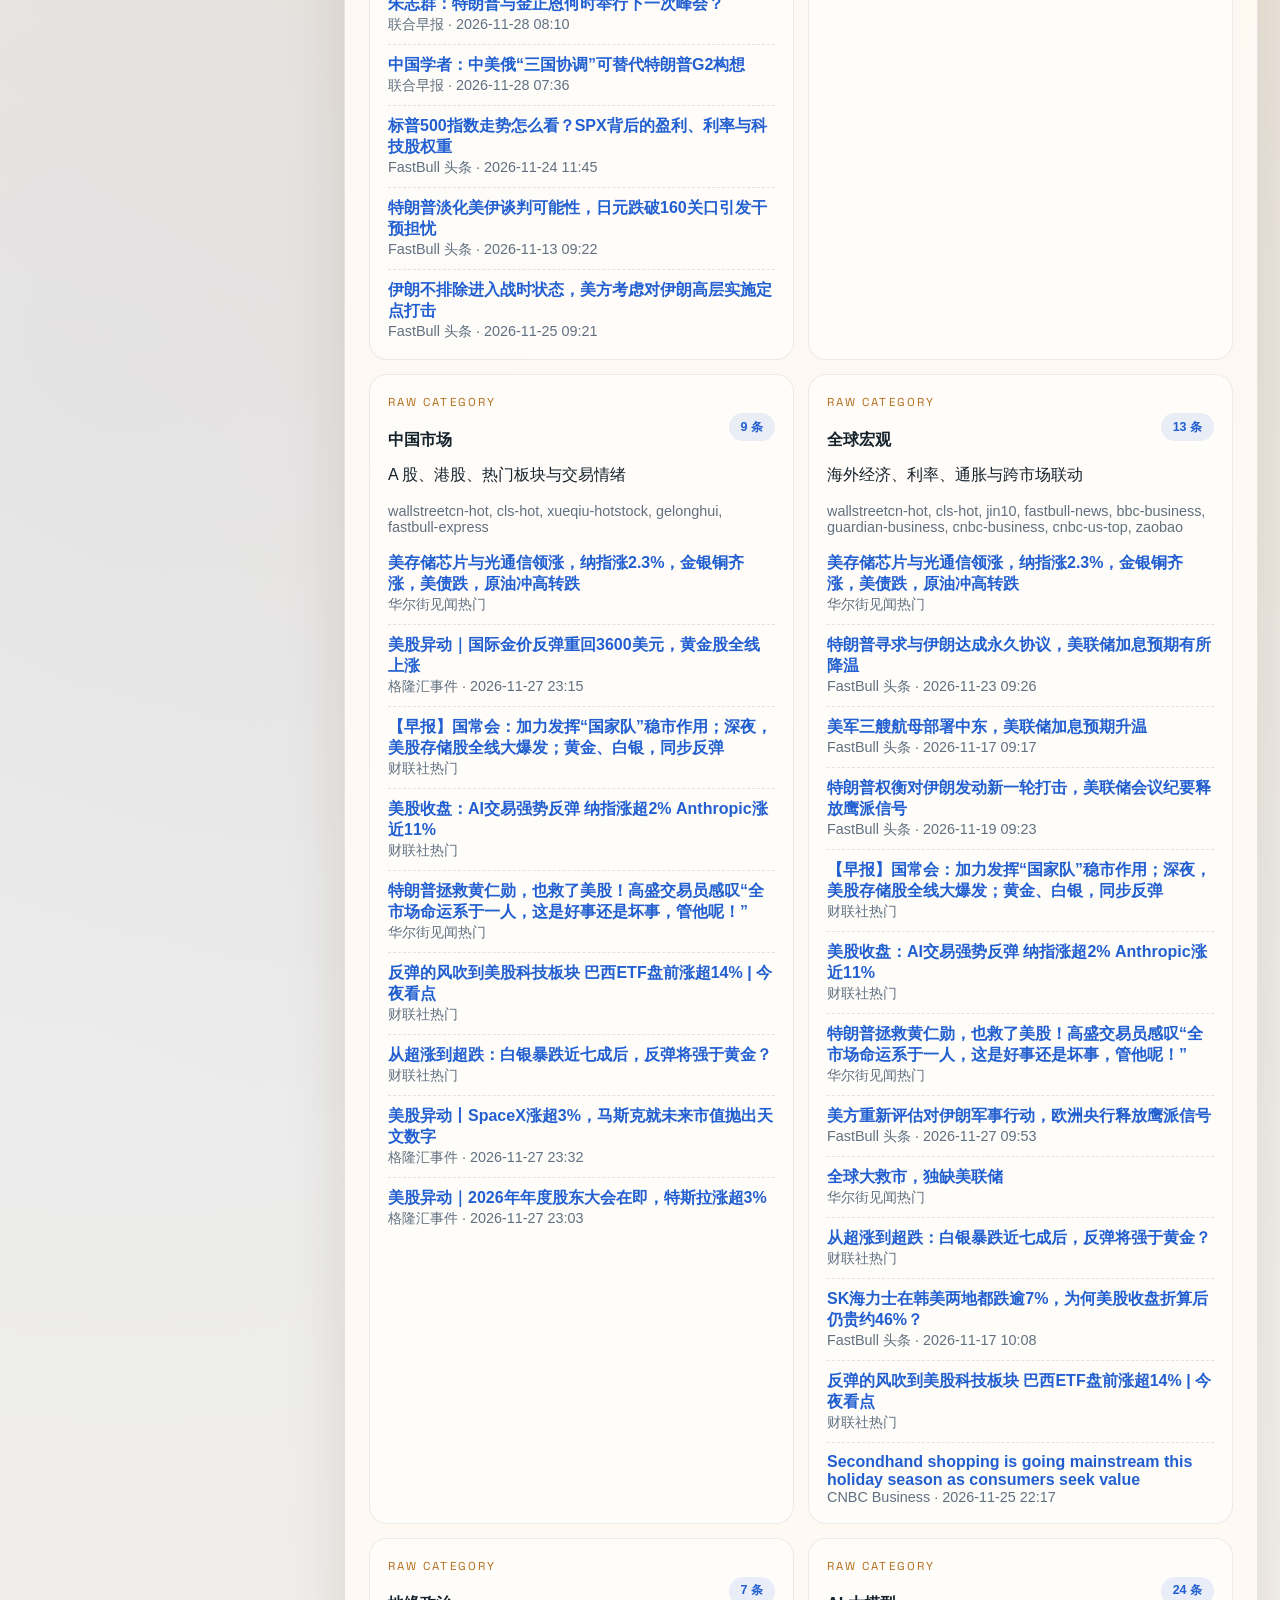
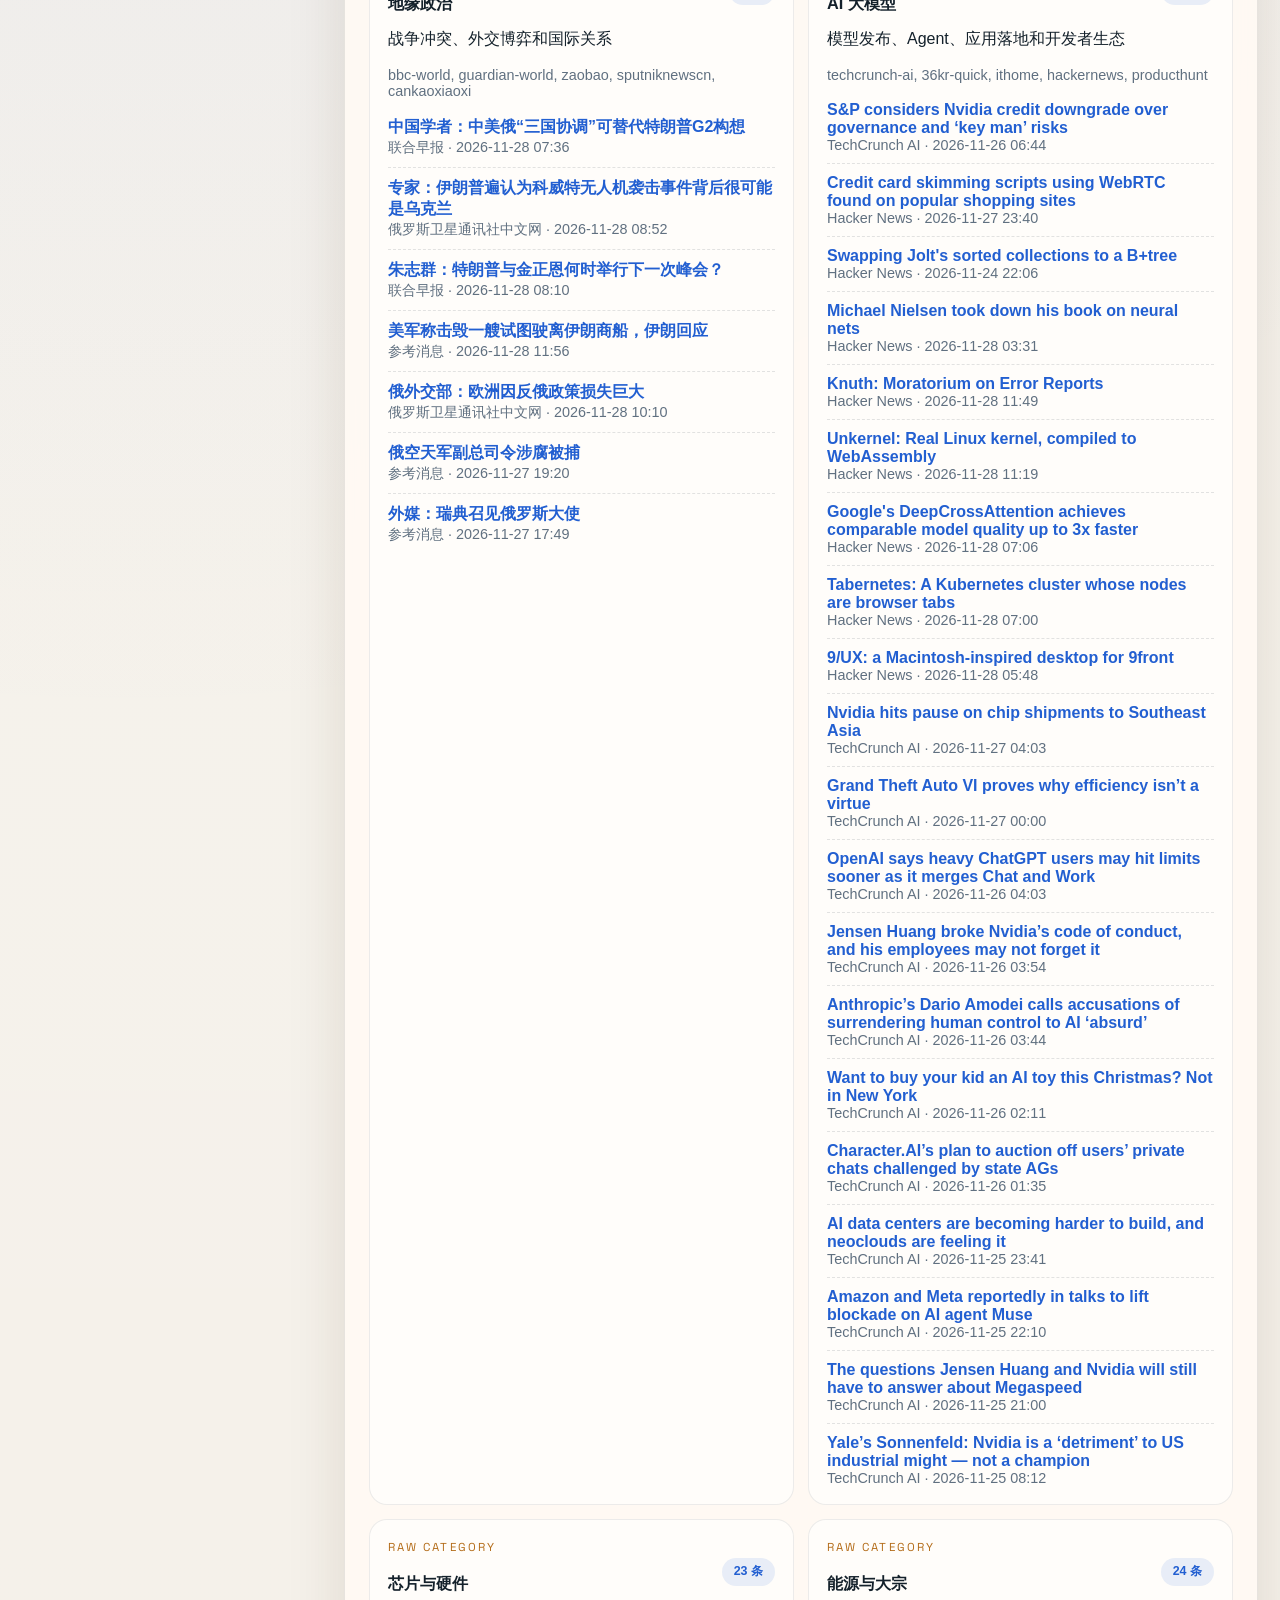
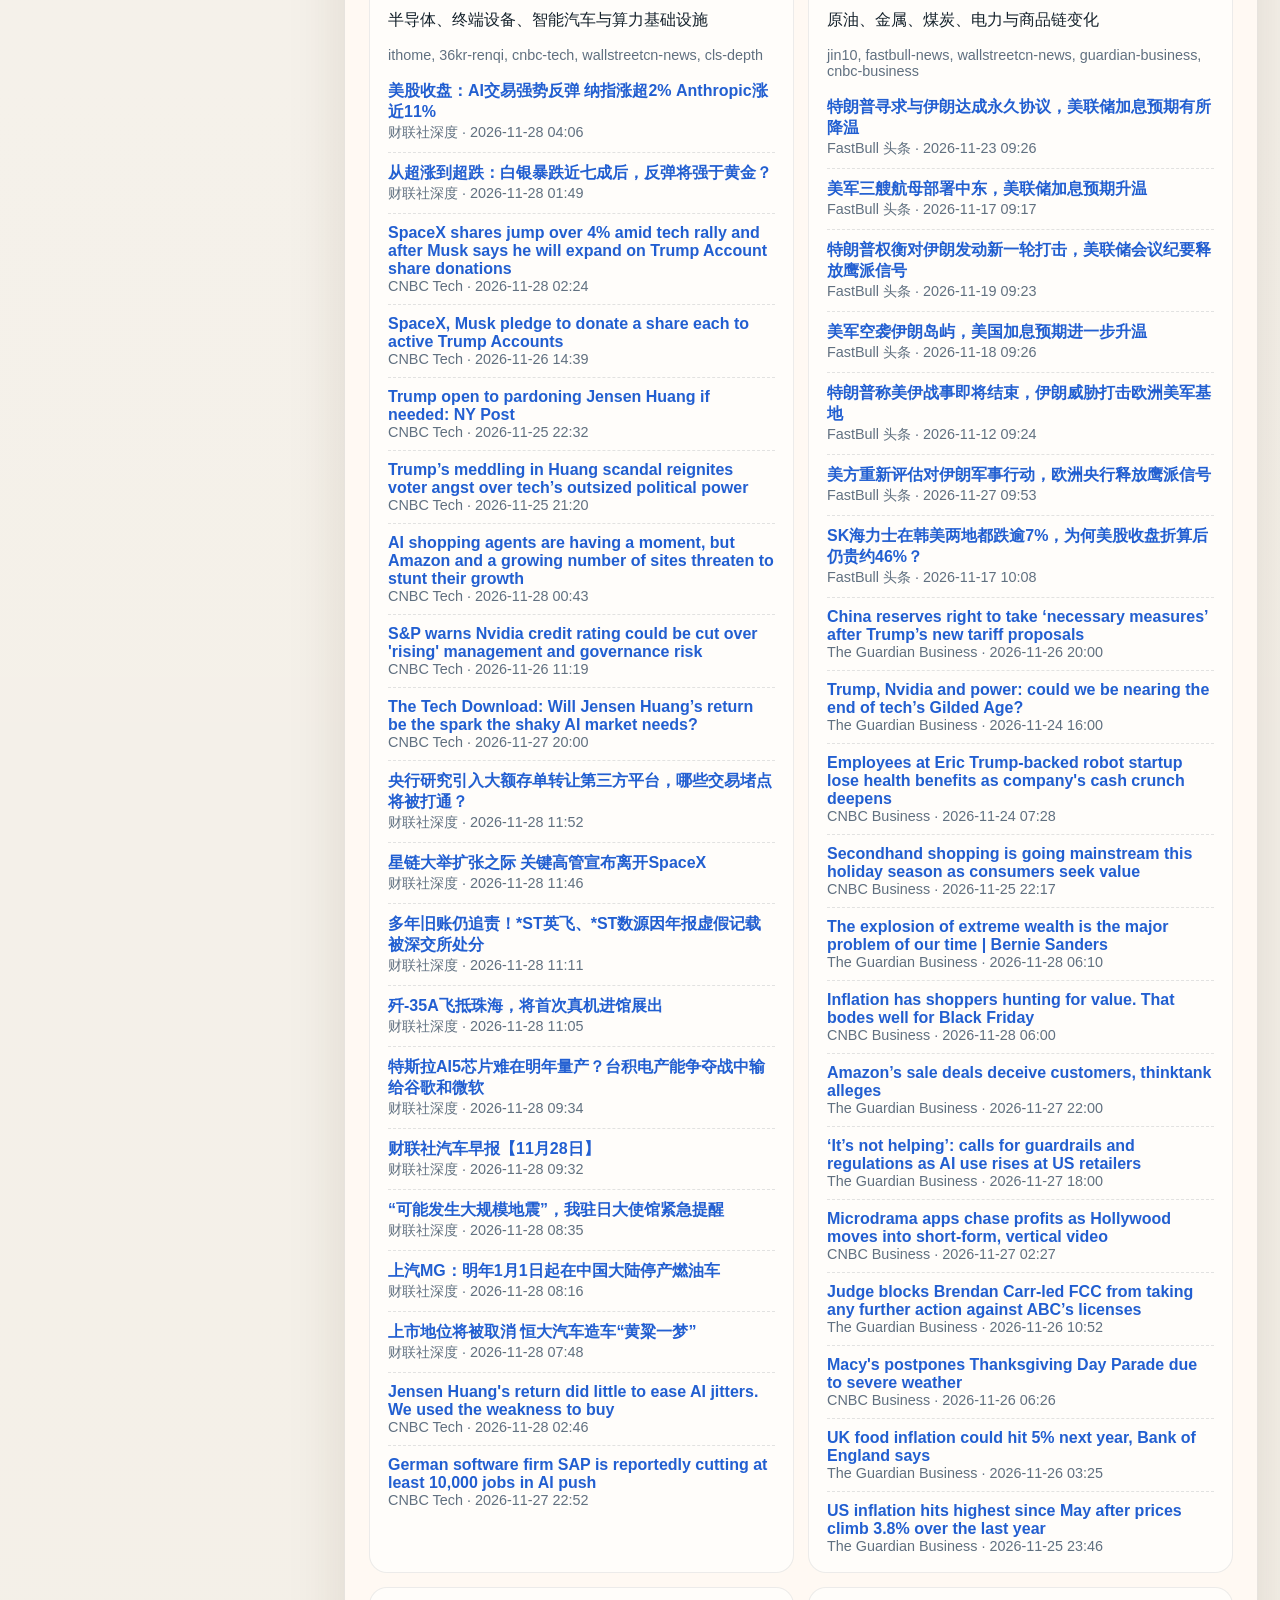
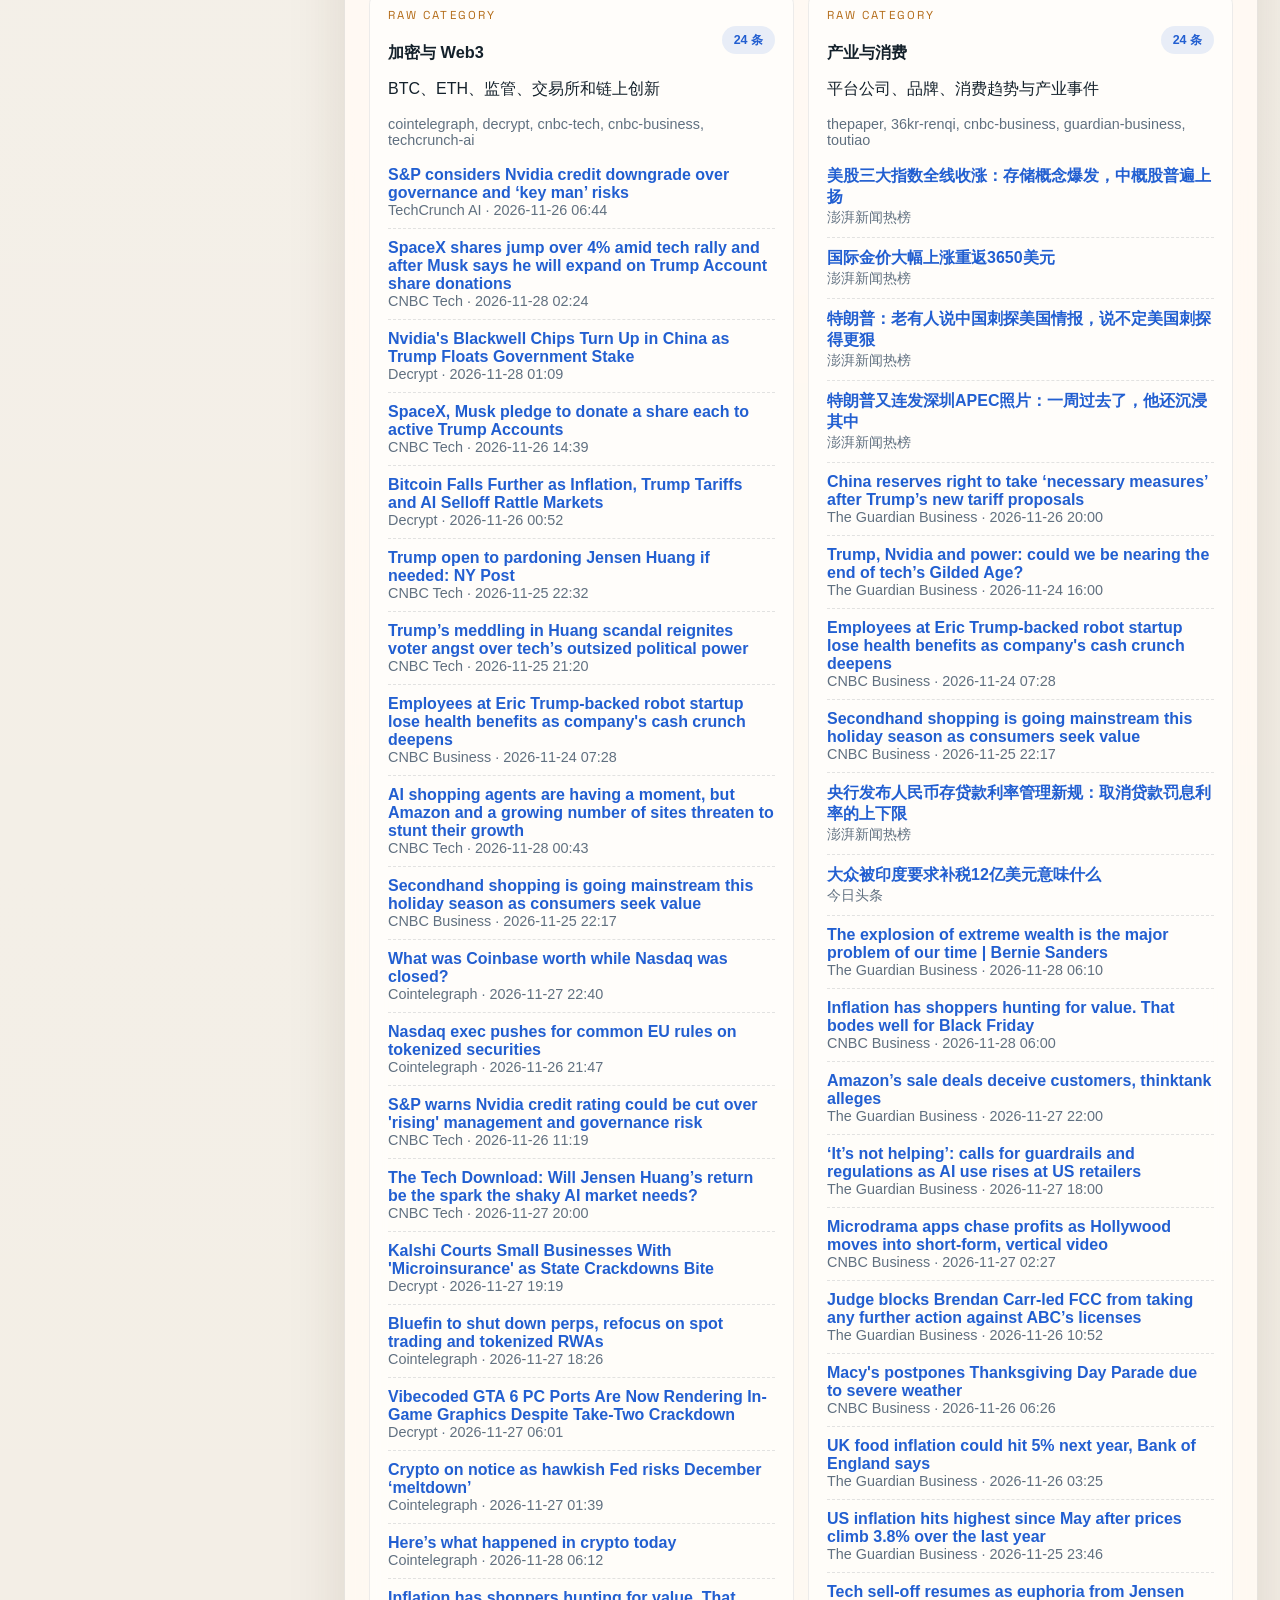
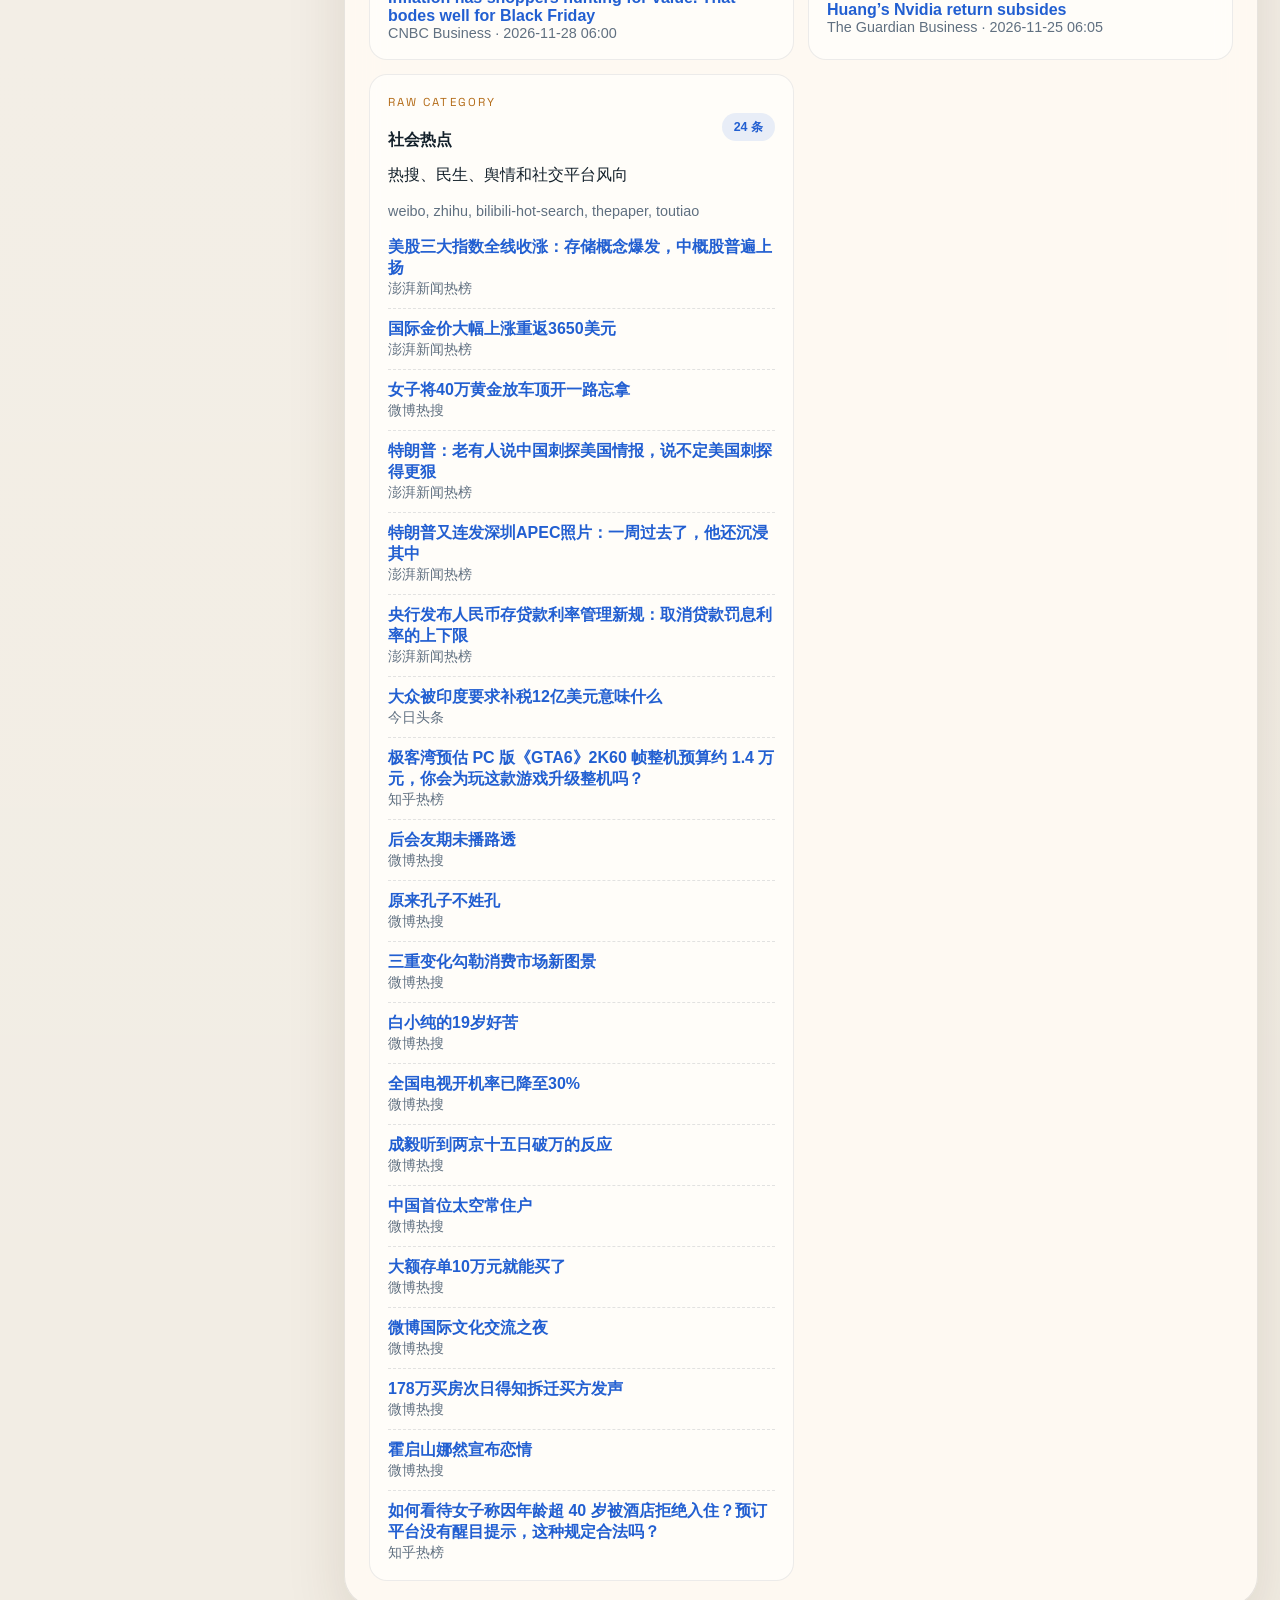
<file: docs/monitor.html>
<!doctype html>
<html lang="zh-CN">
  <head>
    <meta charset="utf-8" />
    <meta name="viewport" content="width=device-width, initial-scale=1" />
    <title>原始监控 | AI 自动造物系统</title>
    <meta
      name="description"
      content="查看用于生成每日小程序方案的原始抓取结果、来源覆盖和标题质量。"
    />
    <link rel="icon" href="./favicon.svg" type="image/svg+xml" />
    <link rel="preconnect" href="https://fonts.googleapis.com" />
    <link rel="preconnect" href="https://fonts.gstatic.com" crossorigin />
    <link
      href="https://fonts.googleapis.com/css2?family=Noto+Serif+SC:wght@600;700&family=IBM+Plex+Sans+SC:wght@400;500;600;700&family=Space+Grotesk:wght@500;700&display=swap"
      rel="stylesheet"
    />
    <link rel="stylesheet" href="./assets/app.css" />
    <script src="./assets/monitor.js" defer></script>
  </head>
  <body data-page="monitor">
    <div class="app-shell">
      <aside class="app-sidebar">
        <div class="sidebar-brand">
          <p class="eyebrow">Raw Feed Monitor</p>
          <h1>原始抓取监控</h1>
          <p class="sidebar-copy">
            如果今天的方案质量下降，先来这里看是源头信号不够，还是后续筛选和生成阶段出了问题。
          </p>
        </div>

        <nav class="page-nav" aria-label="站点菜单">
          <a class="page-link" href="./index.html">
            <span class="page-link-title">今日方案</span>
            <span class="page-link-copy">回到今天的小程序方案首页</span>
          </a>
          <a class="page-link" href="./research.html">
            <span class="page-link-title">市场信号</span>
            <span class="page-link-copy">查看研究台里的热点和重点动态</span>
          </a>
          <a class="page-link is-active" href="./monitor.html">
            <span class="page-link-title">原始监控</span>
            <span class="page-link-copy">检查抓取范围、标题样本和来源稳定性</span>
          </a>
          <a class="page-link" href="./about.html">
            <span class="page-link-title">系统说明</span>
            <span class="page-link-copy">了解发布链路和质量规则</span>
          </a>
        </nav>

        <section class="sidebar-note">
          <p class="sidebar-note-title">怎么使用</p>
          <p class="sidebar-note-copy">
            先看板块条数，再看标题是否失真、跑偏或重复。这里是排查“采集质量”的第一现场。
          </p>
        </section>
      </aside>

      <main class="app-main">
        <div class="update-banner">默认展示每个板块最近一轮抓到的原始标题，便于快速核对覆盖、时效和噪声情况。</div>

        <header class="main-header">
          <div>
            <p class="eyebrow">Raw Snapshot</p>
            <h2 class="main-title">原始抓取监控</h2>
          </div>
          <div class="header-actions">
            <div class="status-pill" id="raw-generated">读取中</div>
          </div>
        </header>

        <section class="panel-card">
          <div class="section-head">
            <div>
              <p class="eyebrow">Categories</p>
              <h3>板块抓取概览</h3>
            </div>
            <p class="section-hint">每个板块展示接入的 source id 和对应样本标题</p>
          </div>
          <div class="monitor-grid" id="monitor-grid"></div>
        </section>
      </main>
    </div>
  </body>
</html>
</file>
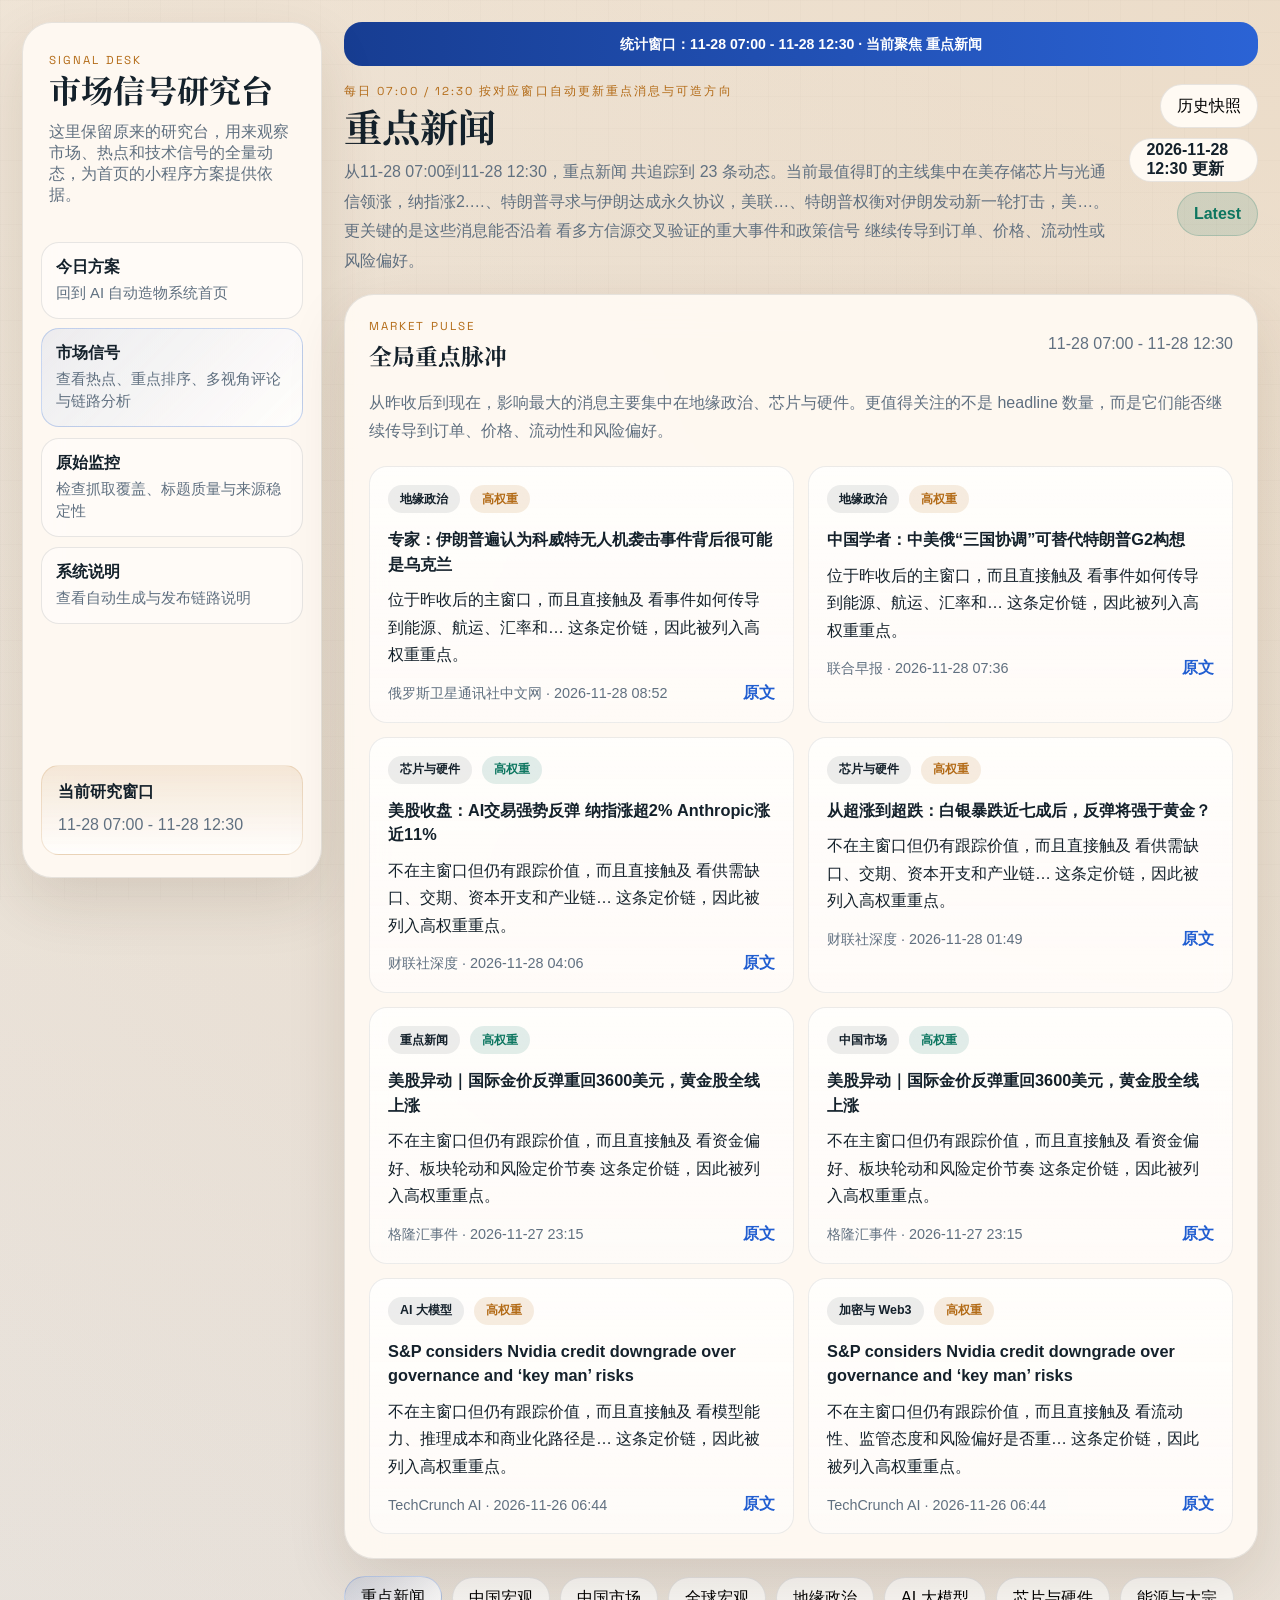
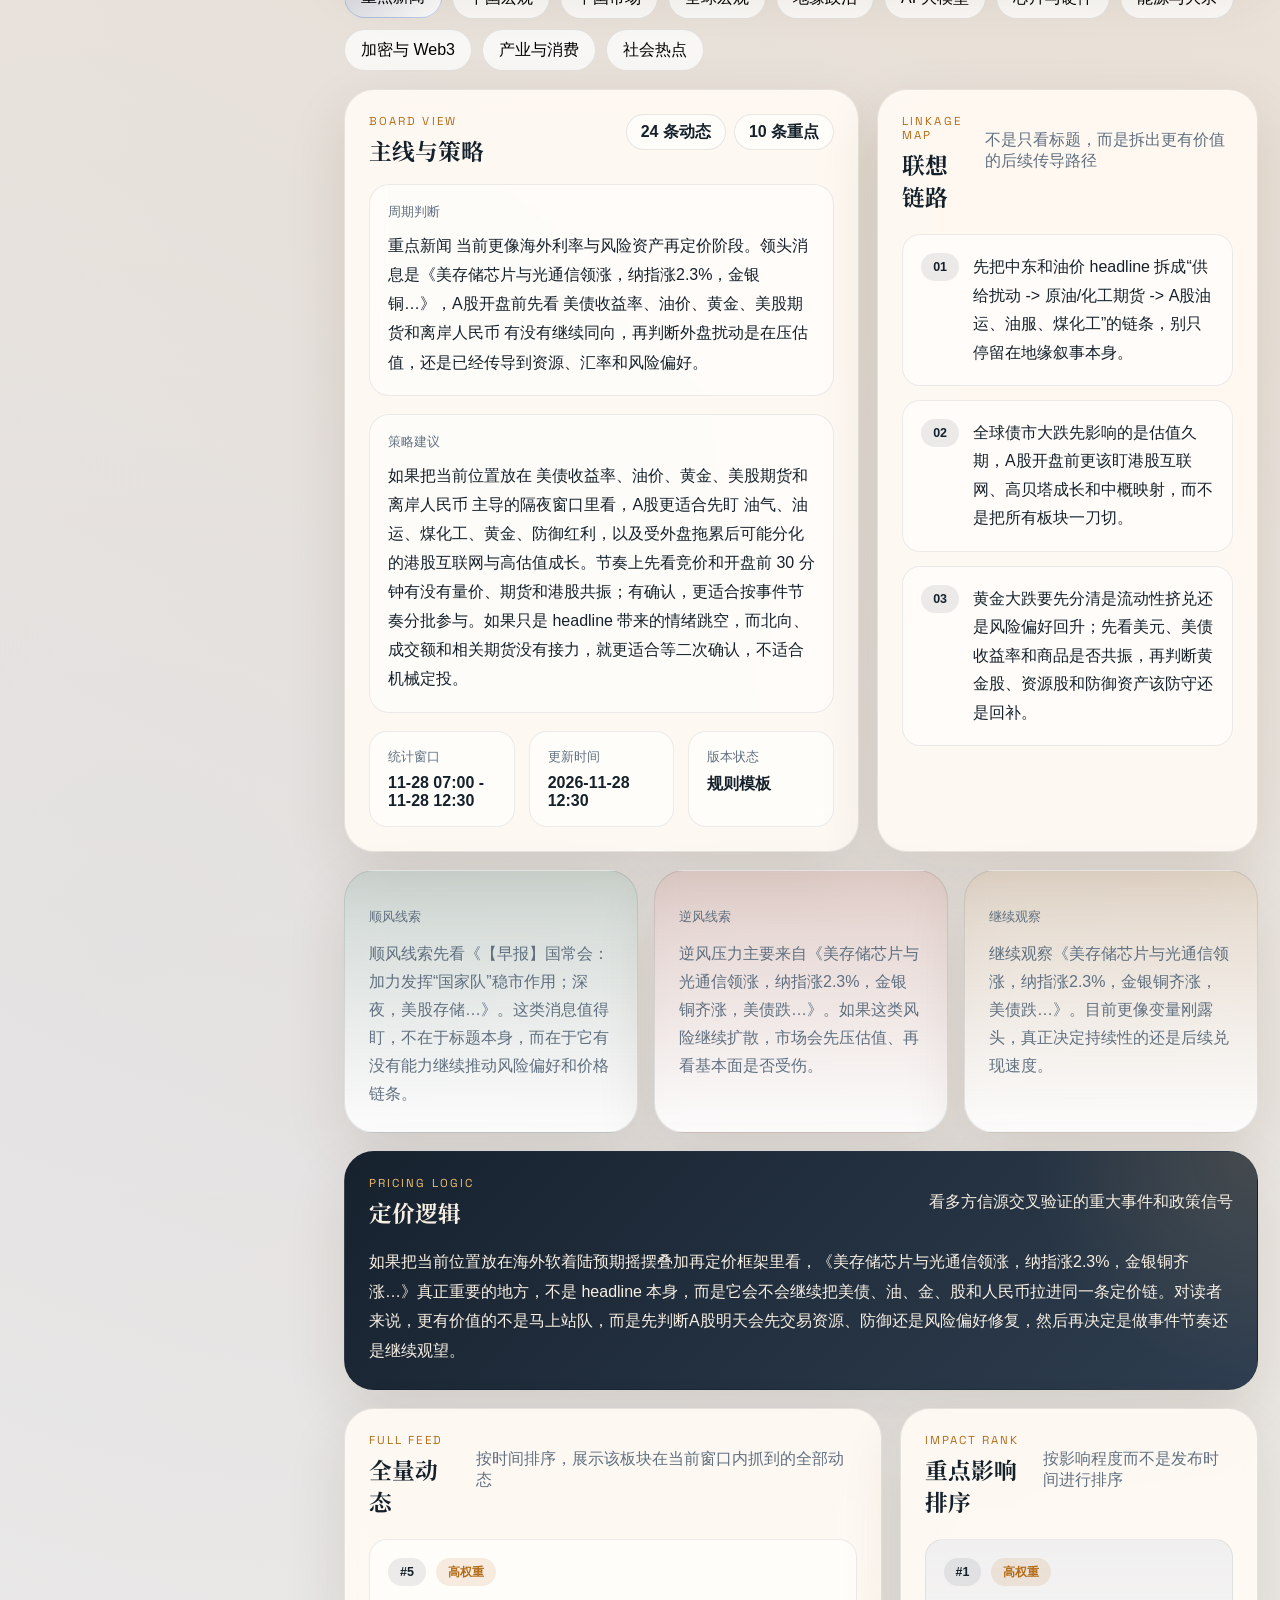
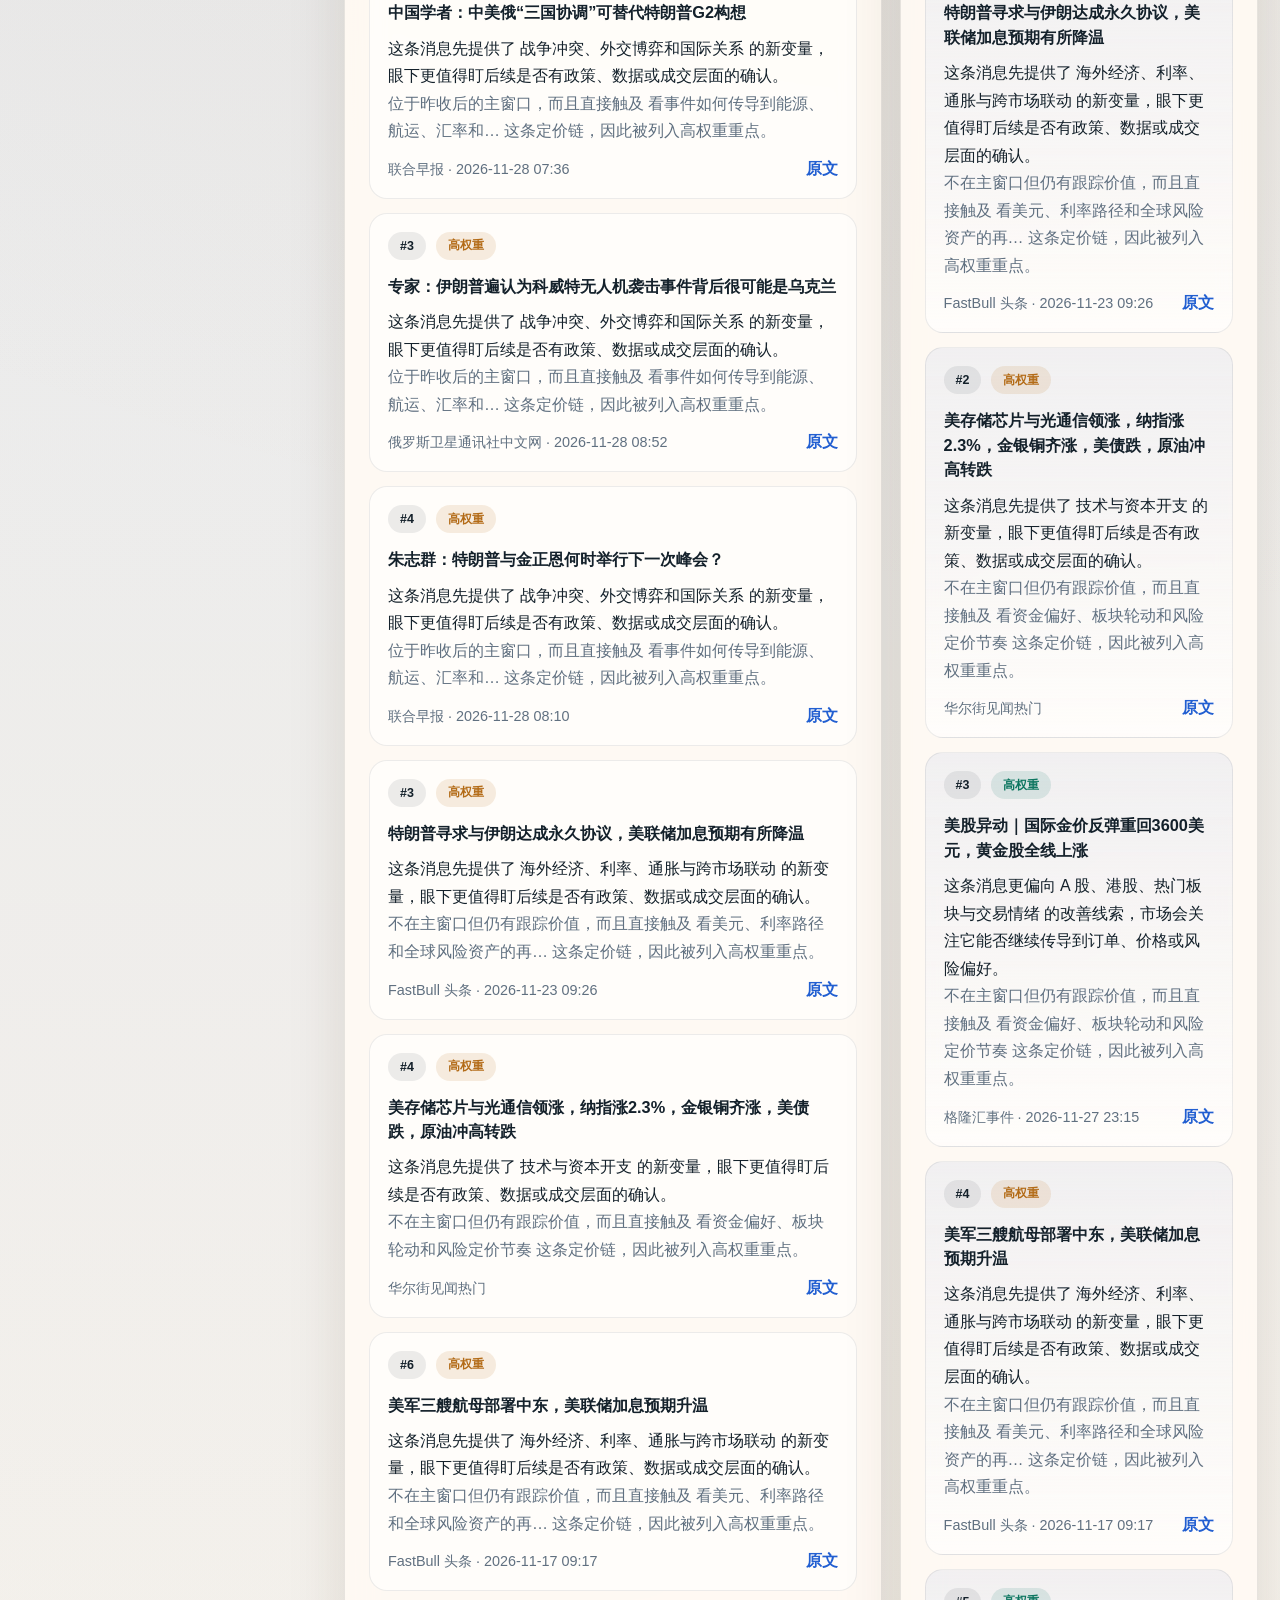
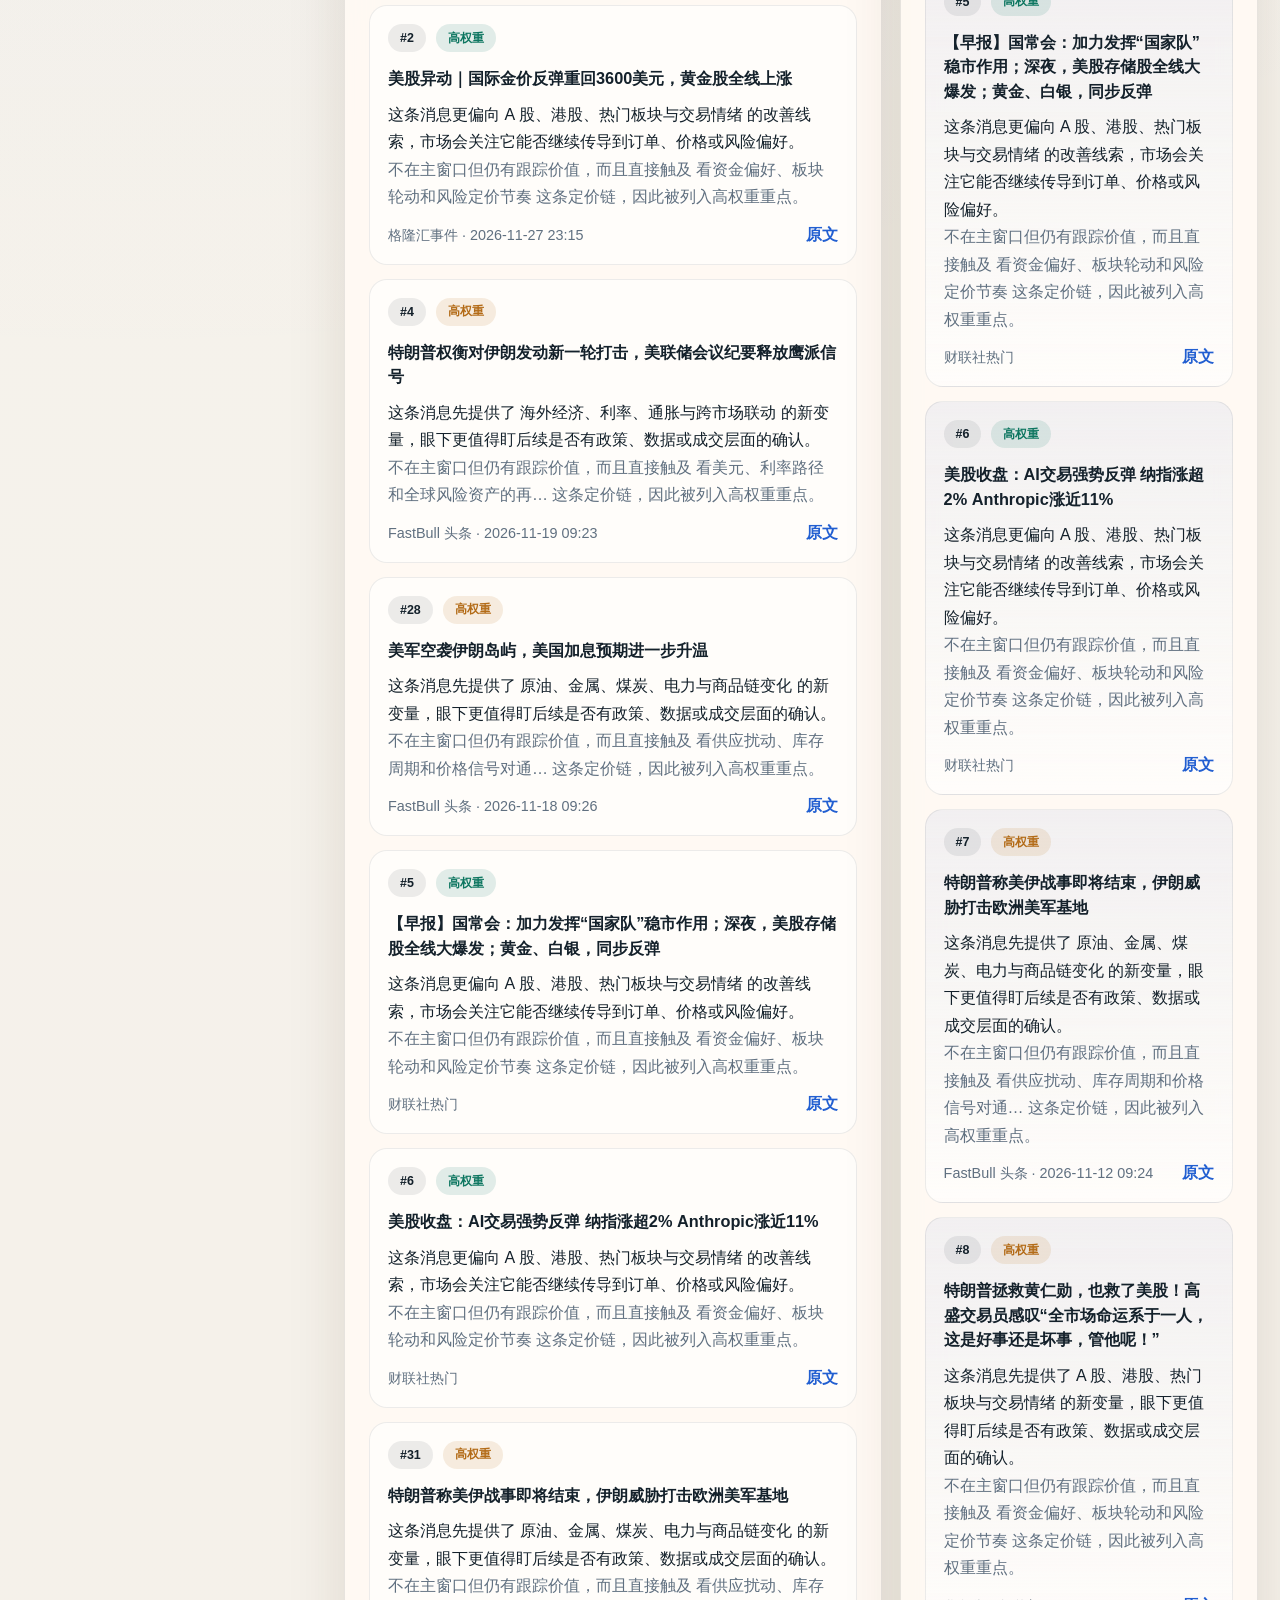
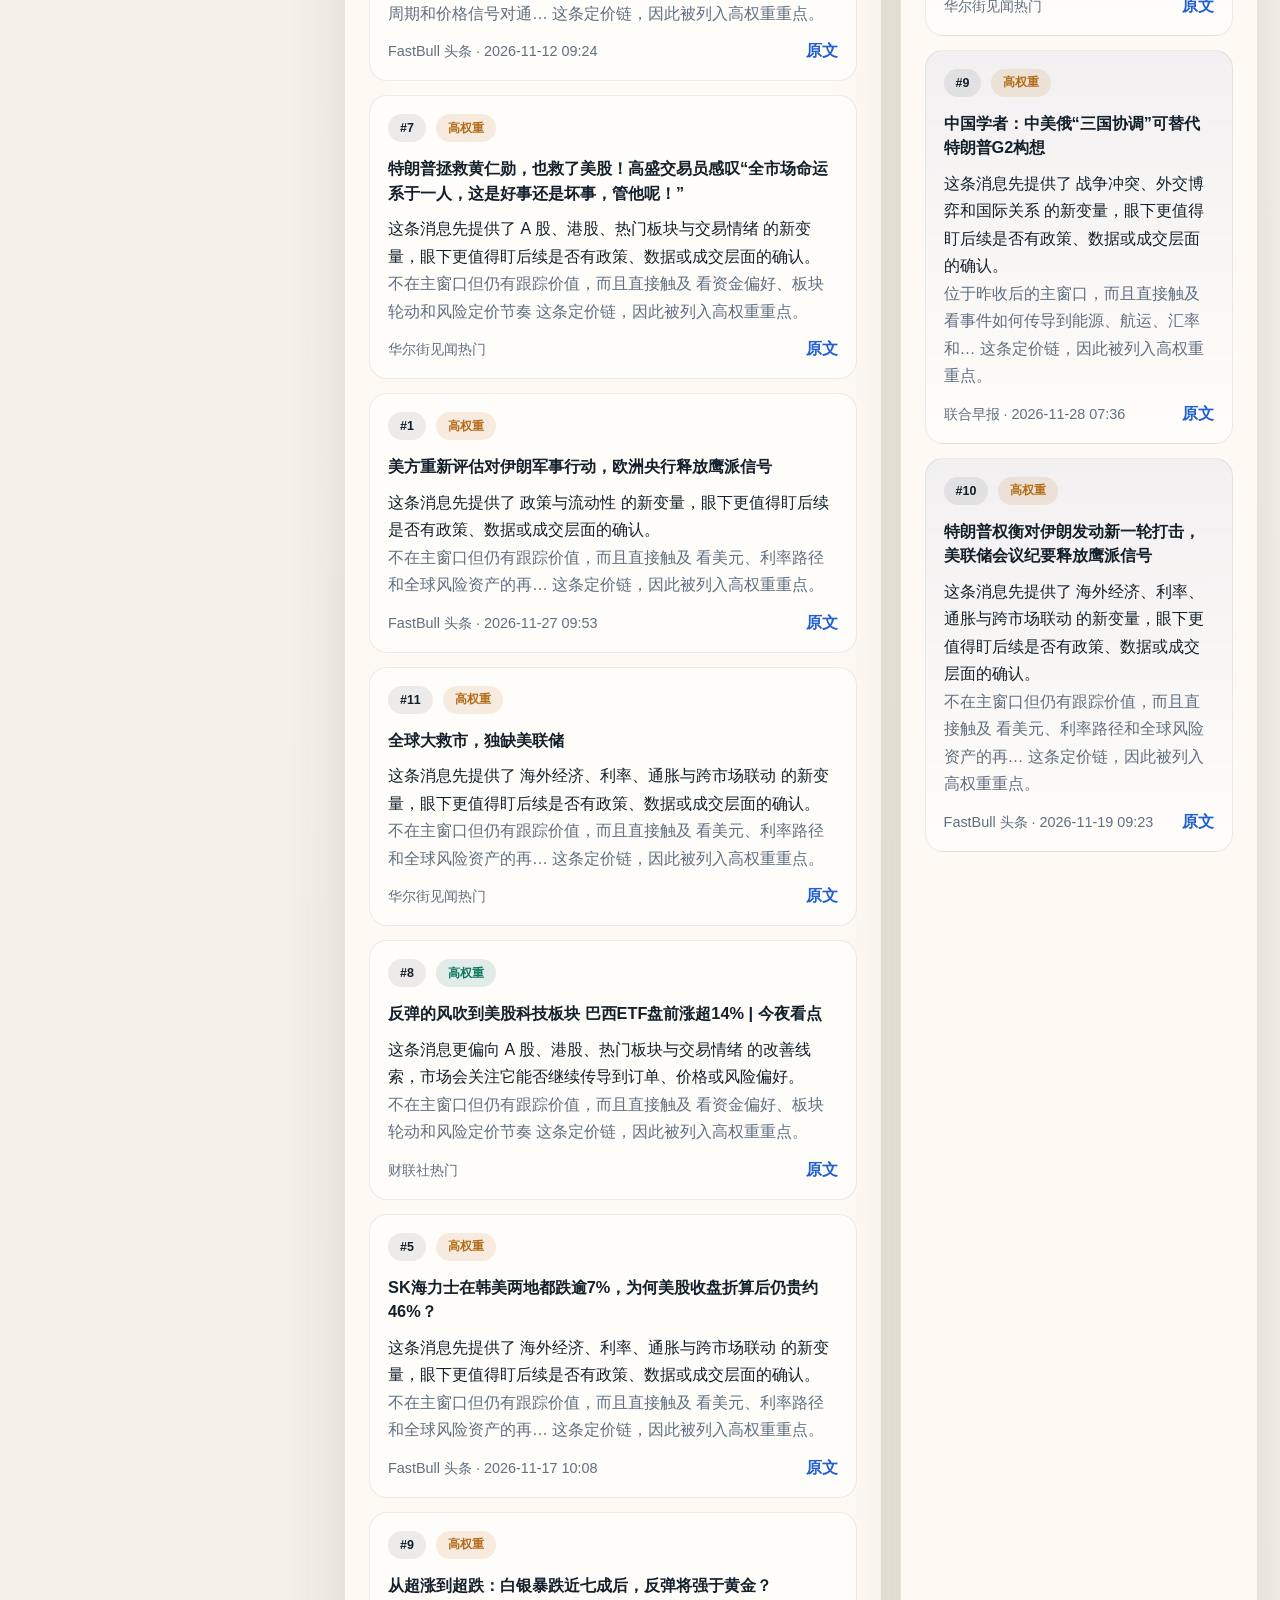
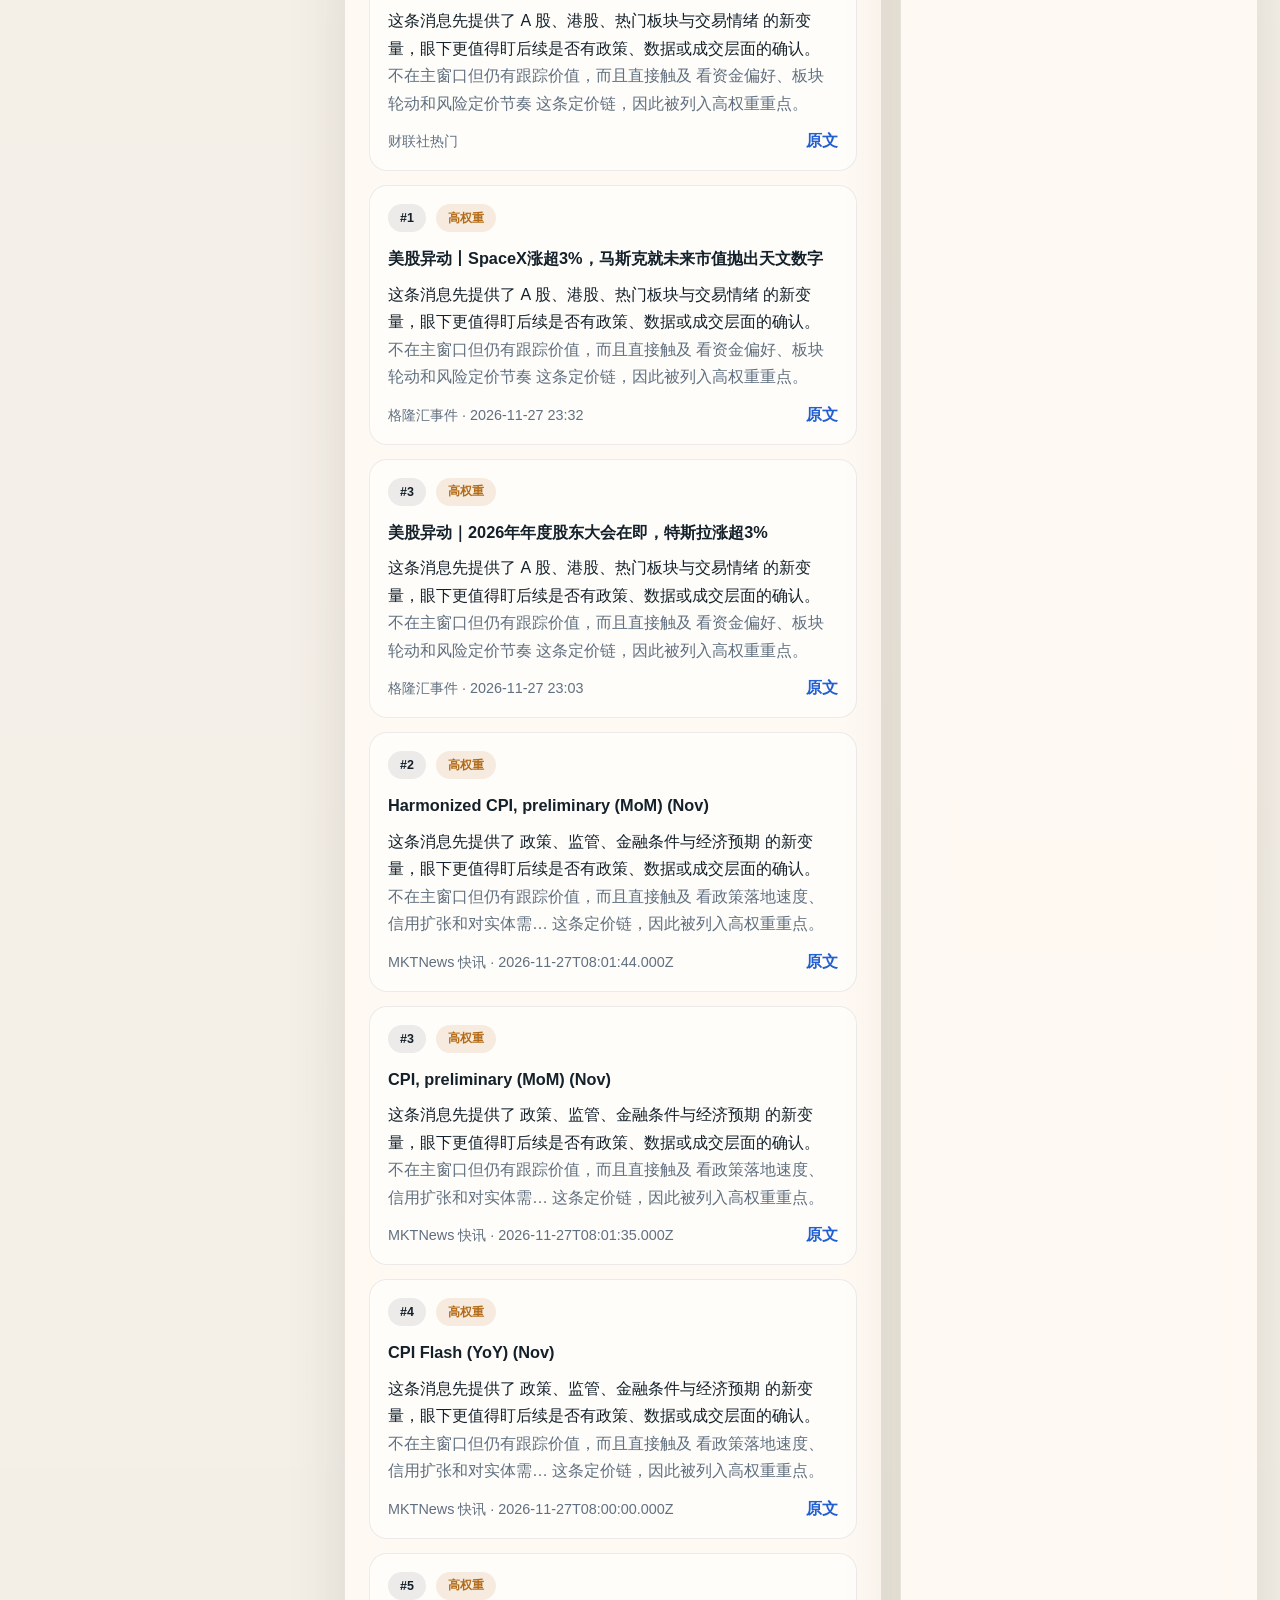
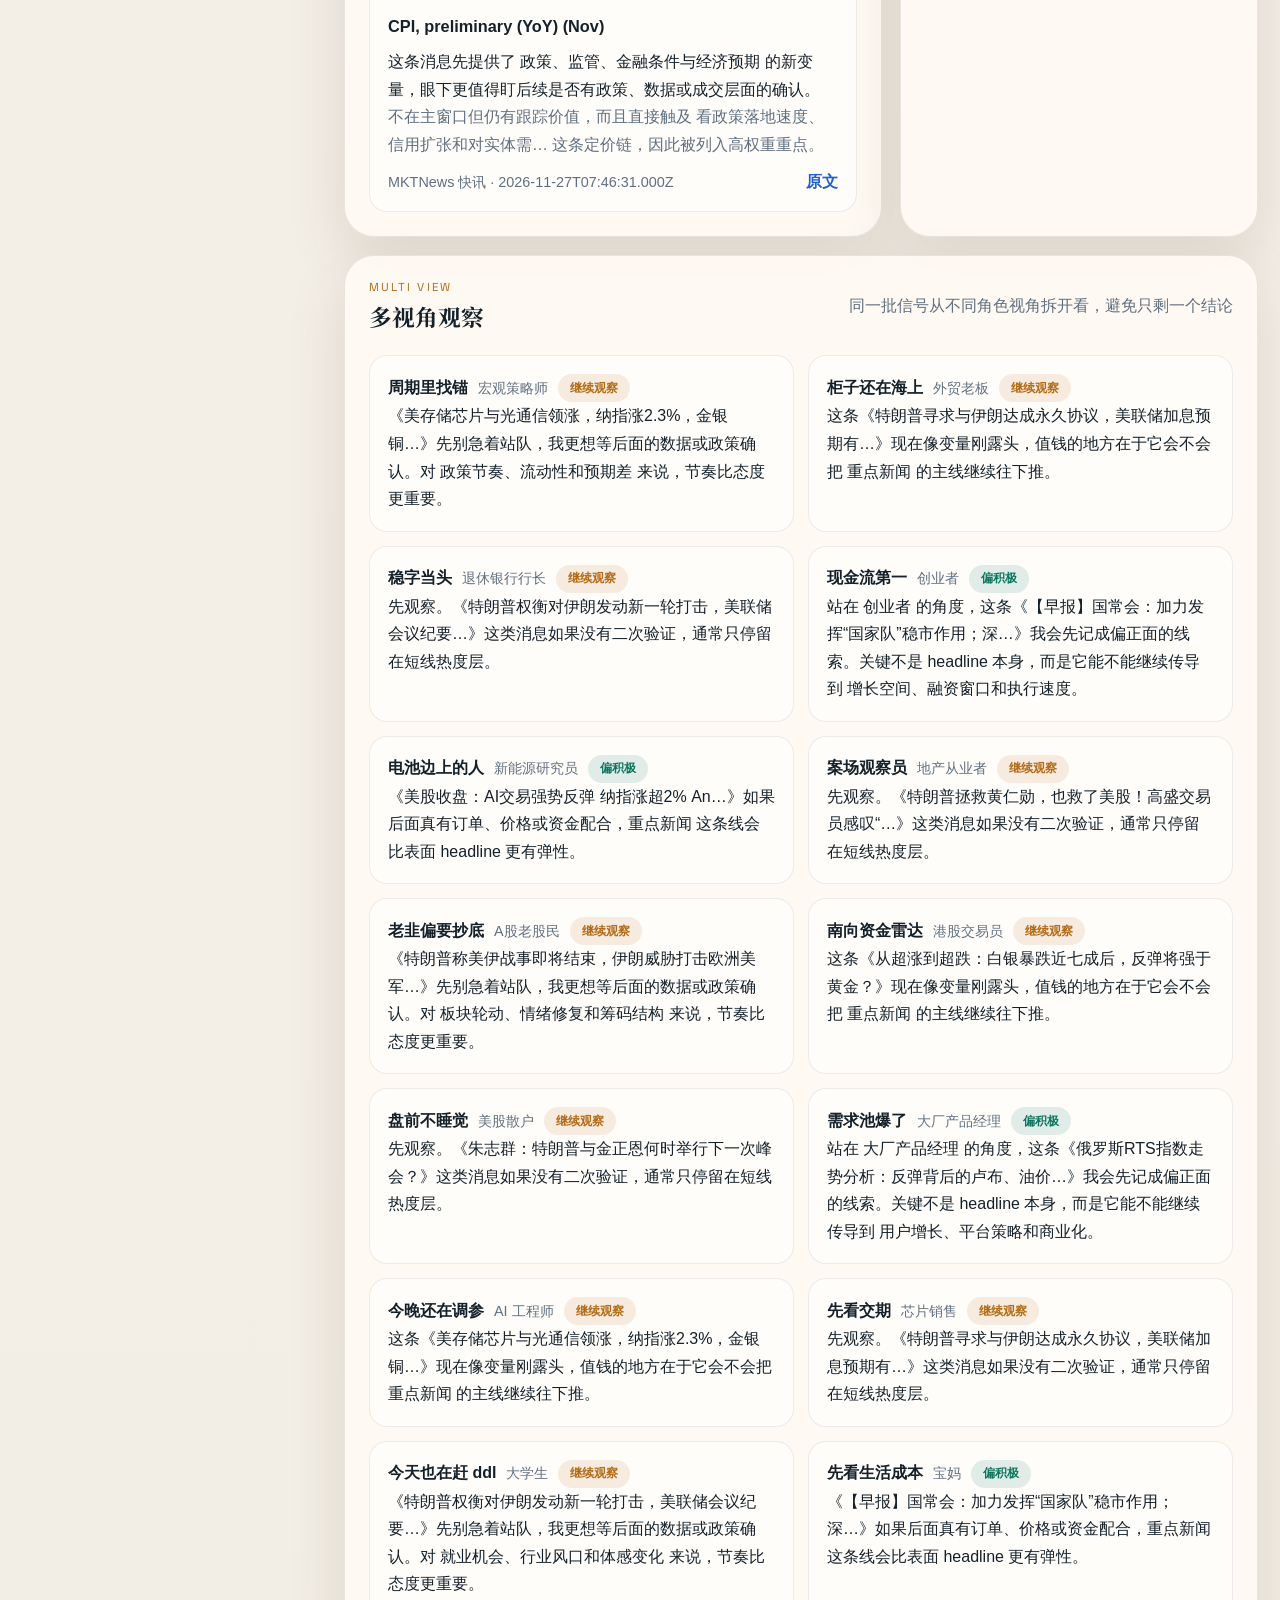
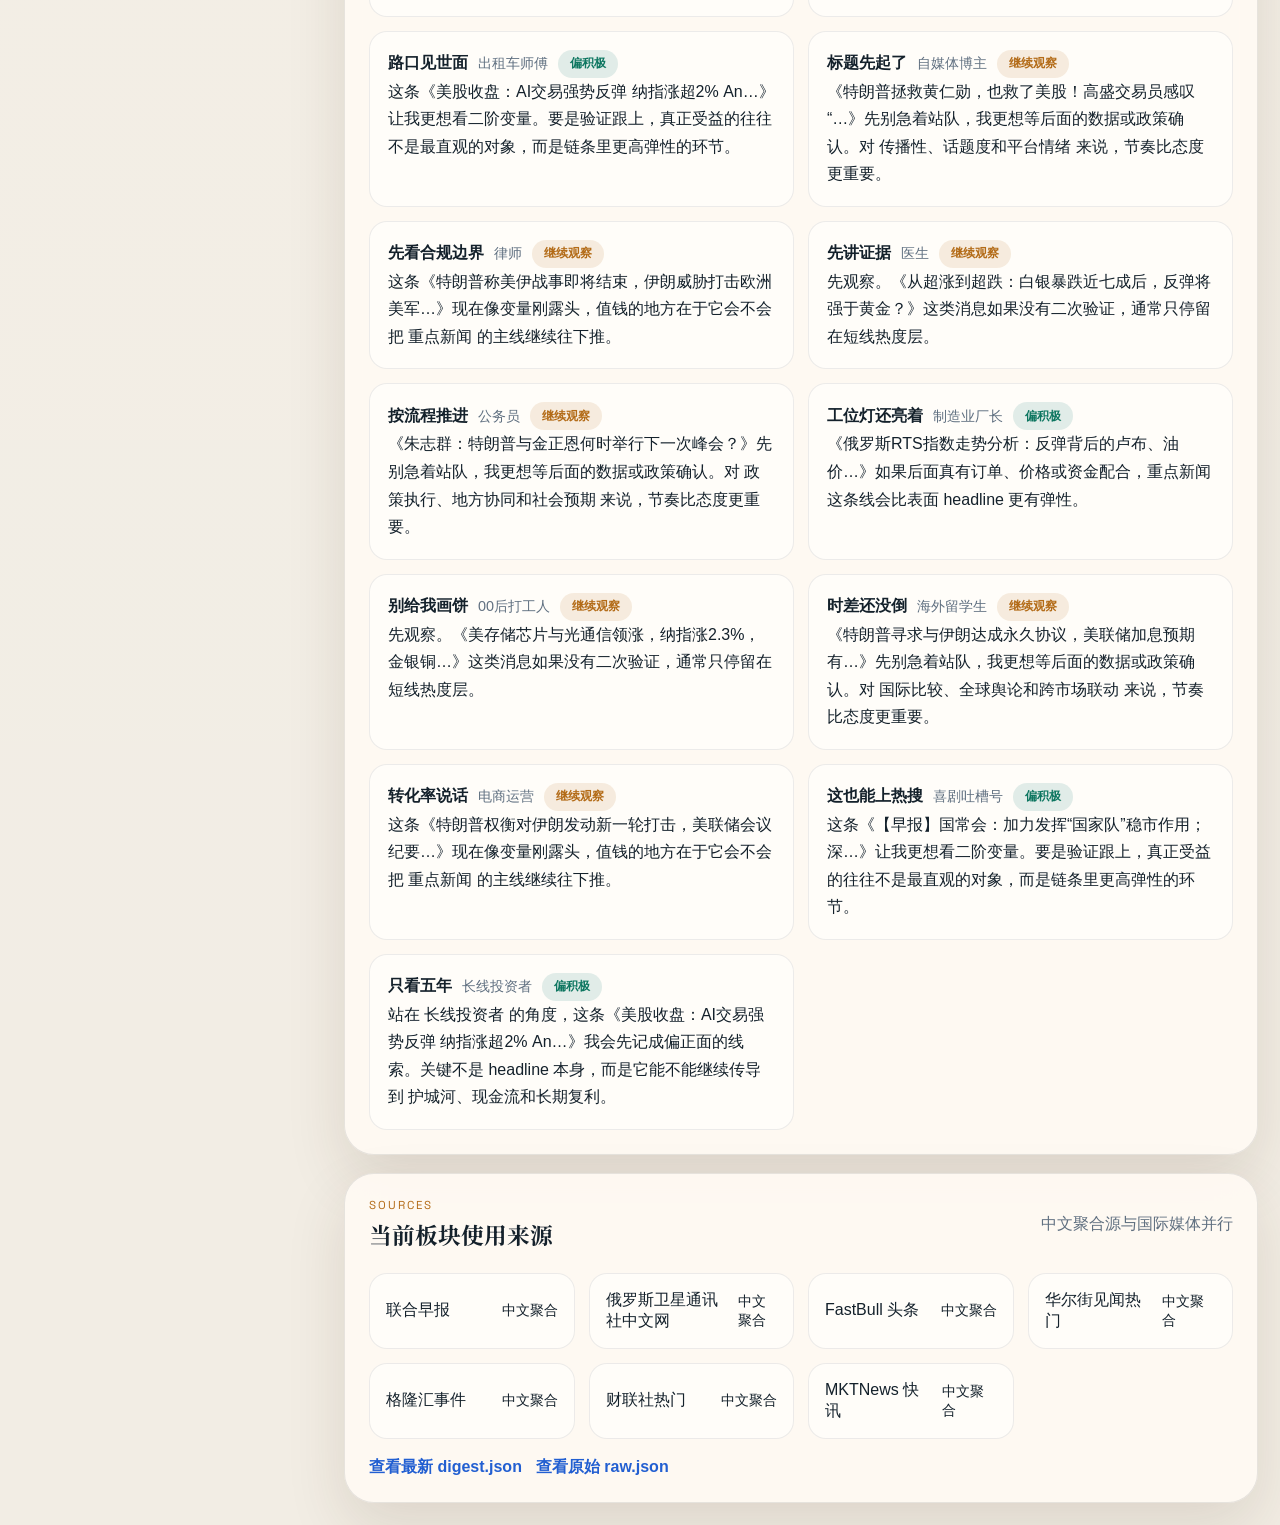
<file: docs/research.html>
<!doctype html>
<html lang="zh-CN">
  <head>
    <meta charset="utf-8" />
    <meta name="viewport" content="width=device-width, initial-scale=1" />
    <title>市场信号研究台 | AI 自动造物系统</title>
    <meta
      name="description"
      content="保留原有的市场与热点研究面板，用来支撑每日小程序方案的判断过程。"
    />
    <link rel="icon" href="./favicon.svg" type="image/svg+xml" />
    <link rel="preconnect" href="https://fonts.googleapis.com" />
    <link rel="preconnect" href="https://fonts.gstatic.com" crossorigin />
    <link
      href="https://fonts.googleapis.com/css2?family=Noto+Serif+SC:wght@600;700&family=IBM+Plex+Sans+SC:wght@400;500;600;700&family=Space+Grotesk:wght@500;700&display=swap"
      rel="stylesheet"
    />
    <link rel="stylesheet" href="./assets/app.css" />
    <script src="./assets/app.js" defer></script>
  </head>
  <body data-page="digest">
    <div class="app-shell">
      <aside class="app-sidebar">
        <div class="sidebar-brand">
          <p class="eyebrow">Signal Desk</p>
          <h1>市场信号研究台</h1>
          <p class="sidebar-copy">
            这里保留原来的研究台，用来观察市场、热点和技术信号的全量动态，为首页的小程序方案提供依据。
          </p>
        </div>

        <nav class="page-nav" aria-label="站点菜单">
          <a class="page-link" href="./index.html">
            <span class="page-link-title">今日方案</span>
            <span class="page-link-copy">回到 AI 自动造物系统首页</span>
          </a>
          <a class="page-link is-active" href="./research.html">
            <span class="page-link-title">市场信号</span>
            <span class="page-link-copy">查看热点、重点排序、多视角评论与链路分析</span>
          </a>
          <a class="page-link" href="./monitor.html">
            <span class="page-link-title">原始监控</span>
            <span class="page-link-copy">检查抓取覆盖、标题质量与来源稳定性</span>
          </a>
          <a class="page-link" href="./about.html">
            <span class="page-link-title">系统说明</span>
            <span class="page-link-copy">查看自动生成与发布链路说明</span>
          </a>
        </nav>

        <section class="sidebar-note">
          <p class="sidebar-note-title">当前研究窗口</p>
          <p class="sidebar-note-copy" id="sidebar-window">正在读取最新快照...</p>
        </section>
      </aside>

      <main class="app-main">
        <div class="update-banner" id="window-banner">正在读取最新研究快照...</div>

        <header class="main-header">
          <div class="hero-copy">
            <p class="eyebrow" id="hero-kicker">全天候信号跟踪</p>
            <h2 class="main-title" id="hero-title">加载中</h2>
            <p class="hero-lead" id="hero-lead"></p>
          </div>
          <div class="header-actions">
            <button class="ghost-button" id="history-open" type="button">历史快照</button>
            <div class="status-pill" id="generated-badge">读取中</div>
            <div class="latest-pill" id="latest-indicator">Latest</div>
          </div>
        </header>

        <section class="pulse-card">
          <div class="section-head">
            <div>
              <p class="eyebrow">Market Pulse</p>
              <h3>全局重点脉冲</h3>
            </div>
            <p class="section-hint" id="pulse-window"></p>
          </div>
          <p class="pulse-copy" id="pulse-headline"></p>
          <div class="pulse-grid" id="pulse-grid"></div>
        </section>

        <section class="tab-strip" id="category-tabs" aria-label="板块切换"></section>

        <section class="overview-grid">
          <article class="summary-card">
            <div class="section-head">
              <div>
                <p class="eyebrow">Board View</p>
                <h3>主线与策略</h3>
              </div>
              <div class="metric-inline">
                <span class="metric-chip" id="story-total">-</span>
                <span class="metric-chip" id="priority-total">-</span>
              </div>
            </div>
            <div class="summary-stack">
              <div class="summary-block">
                <span class="summary-label">周期判断</span>
                <p id="cycle-view"></p>
              </div>
              <div class="summary-block">
                <span class="summary-label">策略建议</span>
                <p id="strategy-take"></p>
              </div>
              <div class="summary-meta-grid">
                <div class="metric-card">
                  <span class="metric-label">统计窗口</span>
                  <strong id="metric-window">-</strong>
                </div>
                <div class="metric-card">
                  <span class="metric-label">更新时间</span>
                  <strong id="metric-generated">-</strong>
                </div>
                <div class="metric-card">
                  <span class="metric-label">版本状态</span>
                  <strong id="metric-mode">-</strong>
                </div>
              </div>
            </div>
          </article>

          <article class="panel-card">
            <div class="section-head">
              <div>
                <p class="eyebrow">Linkage Map</p>
                <h3>联想链路</h3>
              </div>
              <p class="section-hint">不是只看标题，而是拆出更有价值的后续传导路径</p>
            </div>
            <div class="linkage-list" id="linkage-list"></div>
          </article>
        </section>

        <section class="signal-grid">
          <article class="signal-card bullish-card">
            <p class="signal-label">顺风线索</p>
            <p class="signal-copy" id="bullish-copy"></p>
          </article>
          <article class="signal-card bearish-card">
            <p class="signal-label">逆风线索</p>
            <p class="signal-copy" id="bearish-copy"></p>
          </article>
          <article class="signal-card watch-card">
            <p class="signal-label">继续观察</p>
            <p class="signal-copy" id="watch-copy"></p>
          </article>
        </section>

        <section class="analyst-card">
          <div class="section-head">
            <div>
              <p class="eyebrow">Pricing Logic</p>
              <h3>定价逻辑</h3>
            </div>
            <p class="lens-copy" id="lens-copy"></p>
          </div>
          <p class="analyst-copy" id="analyst-copy"></p>
        </section>

        <section class="feed-grid">
          <article class="panel-card">
            <div class="section-head">
              <div>
                <p class="eyebrow">Full Feed</p>
                <h3>全量动态</h3>
              </div>
              <p class="section-hint">按时间排序，展示该板块在当前窗口内抓到的全部动态</p>
            </div>
            <div class="stories-list stories-list--full" id="all-stories-list"></div>
          </article>

          <article class="panel-card">
            <div class="section-head">
              <div>
                <p class="eyebrow">Impact Rank</p>
                <h3>重点影响排序</h3>
              </div>
              <p class="section-hint">按影响程度而不是发布时间进行排序</p>
            </div>
            <div class="stories-list stories-list--priority" id="priority-stories-list"></div>
          </article>
        </section>

        <section class="panel-card">
          <div class="section-head">
            <div>
              <p class="eyebrow">Multi View</p>
              <h3>多视角观察</h3>
            </div>
            <p class="section-hint">同一批信号从不同角色视角拆开看，避免只剩一个结论</p>
          </div>
          <div class="comments-list" id="comments-list"></div>
        </section>

        <section class="panel-card">
          <div class="section-head">
            <div>
              <p class="eyebrow">Sources</p>
              <h3>当前板块使用来源</h3>
            </div>
            <p class="section-hint">中文聚合源与国际媒体并行</p>
          </div>
          <div id="source-list" class="source-list"></div>
          <div class="raw-links">
            <a href="./data/latest/digest.json" target="_blank" rel="noreferrer">查看最新 digest.json</a>
            <a href="./data/raw/latest.json" target="_blank" rel="noreferrer">查看原始 raw.json</a>
          </div>
        </section>
      </main>
    </div>

    <div class="history-modal hidden" id="history-modal" aria-hidden="true">
      <div class="history-backdrop" id="history-close"></div>
      <div class="history-dialog">
        <div class="section-head">
          <div>
            <p class="eyebrow">Archive</p>
            <h3>历史快照</h3>
          </div>
          <button class="ghost-button" id="history-close-button" type="button">关闭</button>
        </div>
        <div class="history-list" id="history-list"></div>
      </div>
    </div>
  </body>
</html>
</file>
<file: docs/assets/app.css>
:root {
  --bg: #f2ede4;
  --bg-deep: #e6ddcf;
  --paper: rgba(255, 250, 244, 0.92);
  --paper-strong: rgba(255, 250, 244, 0.98);
  --paper-soft: rgba(255, 255, 255, 0.58);
  --ink: #14212b;
  --muted: #607080;
  --line: rgba(20, 33, 43, 0.1);
  --line-strong: rgba(20, 33, 43, 0.18);
  --brand: #b36b17;
  --brand-soft: rgba(179, 107, 23, 0.12);
  --blue: #225fd1;
  --blue-soft: rgba(34, 95, 209, 0.1);
  --green: #0d7660;
  --green-soft: rgba(13, 118, 96, 0.12);
  --red: #b42318;
  --red-soft: rgba(180, 35, 24, 0.12);
  --navy: #132030;
  --navy-soft: rgba(19, 32, 48, 0.08);
  --shadow: 0 24px 60px rgba(64, 45, 15, 0.12);
  --radius-xl: 30px;
  --radius-lg: 24px;
  --radius-md: 18px;
  --radius-sm: 14px;
}

* {
  box-sizing: border-box;
}

html,
body {
  margin: 0;
  min-height: 100%;
}

body {
  color: var(--ink);
  font-family: "IBM Plex Sans SC", sans-serif;
  background:
    radial-gradient(circle at top right, rgba(179, 107, 23, 0.18), transparent 30%),
    radial-gradient(circle at left 10% top 20%, rgba(34, 95, 209, 0.08), transparent 26%),
    linear-gradient(180deg, rgba(255, 255, 255, 0.45), rgba(255, 255, 255, 0)),
    var(--bg);
}

body::before {
  content: "";
  position: fixed;
  inset: 0;
  pointer-events: none;
  opacity: 0.42;
  background-image:
    linear-gradient(rgba(20, 33, 43, 0.03) 1px, transparent 1px),
    linear-gradient(90deg, rgba(20, 33, 43, 0.03) 1px, transparent 1px);
  background-size: 32px 32px;
}

a,
button,
select {
  font: inherit;
}

a {
  color: inherit;
}

.hidden {
  display: none !important;
}

.eyebrow {
  margin: 0;
  color: var(--brand);
  font-family: "Space Grotesk", sans-serif;
  font-size: 0.72rem;
  letter-spacing: 0.18em;
  text-transform: uppercase;
}

.app-shell {
  position: relative;
  z-index: 1;
  display: grid;
  grid-template-columns: 300px minmax(0, 1fr);
  gap: 22px;
  max-width: 1640px;
  margin: 0 auto;
  padding: 22px;
}

.app-sidebar,
.summary-card,
.panel-card,
.signal-card,
.analyst-card,
.pulse-card,
.history-dialog {
  backdrop-filter: blur(18px);
  background: var(--paper);
  border: 1px solid var(--line);
  box-shadow: var(--shadow);
}

.app-sidebar {
  position: sticky;
  top: 22px;
  height: calc(100vh - 44px);
  border-radius: var(--radius-xl);
  padding: 22px 18px;
  display: flex;
  flex-direction: column;
  gap: 20px;
}

.sidebar-brand {
  padding: 8px 8px 0;
}

.sidebar-brand h1 {
  margin: 6px 0 10px;
  font-family: "Noto Serif SC", serif;
  font-size: 2rem;
  line-height: 1.02;
}

.sidebar-copy,
.sidebar-note-copy,
.section-hint,
.signal-copy,
.story-source,
.comment-role,
.lens-copy,
.pulse-copy,
.analyst-copy,
.history-entry-copy,
.hero-lead {
  color: var(--muted);
}

.page-nav {
  display: grid;
  gap: 10px;
}

.page-link {
  display: block;
  border: 1px solid var(--line);
  border-radius: 18px;
  padding: 14px;
  background: rgba(255, 255, 255, 0.45);
  text-decoration: none;
  transition: transform 160ms ease, border-color 160ms ease, background 160ms ease;
}

.page-link:hover,
.page-link.is-active {
  transform: translateY(-1px);
  border-color: rgba(34, 95, 209, 0.24);
  background: linear-gradient(135deg, rgba(34, 95, 209, 0.08), rgba(255, 255, 255, 0.75));
}

.page-link-title {
  display: block;
  font-weight: 700;
  margin-bottom: 4px;
}

.page-link-copy {
  display: block;
  color: var(--muted);
  line-height: 1.5;
  font-size: 0.92rem;
}

.sidebar-note {
  margin-top: auto;
  border-radius: 18px;
  padding: 16px;
  border: 1px solid rgba(179, 107, 23, 0.16);
  background: linear-gradient(180deg, rgba(179, 107, 23, 0.12), rgba(255, 255, 255, 0.76));
}

.sidebar-note-title {
  margin: 0 0 8px;
  font-weight: 700;
}

.sidebar-note-copy {
  margin: 0;
  line-height: 1.7;
}

.app-main {
  display: grid;
  gap: 18px;
}

.update-banner {
  min-height: 44px;
  display: flex;
  align-items: center;
  justify-content: center;
  border-radius: 18px;
  padding: 10px 18px;
  text-align: center;
  color: #fff;
  font-size: 0.88rem;
  font-weight: 700;
  background: linear-gradient(90deg, #173d92, #2b63d5);
}

.tab-strip {
  display: flex;
  flex-wrap: wrap;
  gap: 10px;
}

.tab-button {
  min-height: 42px;
  padding: 0 16px;
  border: 1px solid var(--line);
  border-radius: 999px;
  background: rgba(255, 255, 255, 0.72);
  cursor: pointer;
  transition: transform 160ms ease, border-color 160ms ease, background 160ms ease;
}

.tab-button:hover,
.tab-button.is-active {
  transform: translateY(-1px);
  border-color: rgba(34, 95, 209, 0.24);
  background: linear-gradient(135deg, rgba(34, 95, 209, 0.12), rgba(255, 255, 255, 0.82));
}

.main-header {
  display: flex;
  justify-content: space-between;
  gap: 18px;
  align-items: flex-start;
}

.hero-copy {
  max-width: 820px;
}

.main-title {
  margin: 6px 0 10px;
  font-family: "Noto Serif SC", serif;
  font-size: clamp(2rem, 3vw, 2.9rem);
  line-height: 1.1;
}

.hero-lead {
  margin: 0;
  font-size: 1rem;
  line-height: 1.85;
}

.header-actions {
  display: flex;
  align-items: center;
  gap: 10px;
  flex-wrap: wrap;
  justify-content: flex-end;
}

.ghost-button,
.status-pill,
.latest-pill,
.toggle-button,
.metric-chip {
  min-height: 44px;
  border-radius: 999px;
  padding: 0 16px;
  border: 1px solid var(--line);
  background: var(--paper-strong);
}

.ghost-button,
.toggle-button {
  cursor: pointer;
}

.ghost-button:hover,
.toggle-button:hover {
  border-color: var(--line-strong);
}

.status-pill,
.latest-pill,
.metric-chip {
  display: inline-flex;
  align-items: center;
  font-weight: 700;
}

.latest-pill {
  background: var(--green-soft);
  border-color: rgba(13, 118, 96, 0.2);
  color: var(--green);
}

.pulse-card,
.summary-card,
.panel-card,
.signal-card,
.analyst-card {
  border-radius: var(--radius-xl);
  padding: 24px;
}

.section-head {
  display: flex;
  justify-content: space-between;
  gap: 16px;
  align-items: flex-start;
}

.section-head h3 {
  margin: 6px 0 0;
  font-family: "Noto Serif SC", serif;
  font-size: 1.42rem;
}

.pulse-copy {
  margin: 18px 0 0;
  line-height: 1.8;
}

.pulse-grid {
  display: grid;
  grid-template-columns: repeat(4, minmax(0, 1fr));
  gap: 14px;
  margin-top: 20px;
}

.pulse-item,
.story-card,
.comment-card,
.linkage-item,
.monitor-card,
.history-entry {
  border-radius: 18px;
  border: 1px solid rgba(20, 33, 43, 0.08);
  background: rgba(255, 255, 255, 0.56);
  padding: 18px;
}

.pulse-item {
  background: linear-gradient(180deg, rgba(255, 255, 255, 0.76), rgba(255, 255, 255, 0.48));
}

.pulse-meta,
.story-header,
.comment-header,
.history-entry,
.story-footer,
.monitor-meta {
  display: flex;
  gap: 10px;
  align-items: center;
  flex-wrap: wrap;
}

.pulse-category,
.story-index,
.story-signal,
.comment-emotion,
.history-badge,
.linkage-index,
.monitor-count {
  min-height: 28px;
  display: inline-flex;
  align-items: center;
  padding: 0 12px;
  border-radius: 999px;
  font-size: 0.78rem;
  font-weight: 700;
}

.pulse-category,
.story-index,
.history-badge,
.linkage-index {
  background: rgba(20, 33, 43, 0.08);
}

.pulse-item h4,
.story-card h4,
.monitor-card h4 {
  margin: 14px 0 10px;
  font-size: 1.02rem;
  line-height: 1.5;
}

.pulse-item p,
.story-card p,
.comment-card p,
.monitor-card p {
  margin: 0;
  line-height: 1.72;
}

.story-meta {
  color: var(--muted);
  font-size: 0.9rem;
}

.overview-grid {
  display: grid;
  grid-template-columns: minmax(0, 1.15fr) minmax(340px, 0.85fr);
  gap: 18px;
}

.metric-inline {
  display: flex;
  gap: 8px;
  flex-wrap: wrap;
}

.metric-chip {
  min-height: 36px;
  padding: 0 14px;
  background: rgba(255, 255, 255, 0.62);
}

.summary-stack {
  display: grid;
  gap: 18px;
  margin-top: 18px;
}

.summary-block {
  border-radius: 20px;
  padding: 18px;
  border: 1px solid rgba(20, 33, 43, 0.08);
  background: rgba(255, 255, 255, 0.56);
}

.summary-label,
.metric-label,
.signal-label {
  display: block;
  color: var(--muted);
  font-size: 0.84rem;
}

.summary-block p {
  margin: 10px 0 0;
  line-height: 1.82;
}

.summary-meta-grid {
  display: grid;
  grid-template-columns: repeat(3, minmax(0, 1fr));
  gap: 14px;
}

.metric-card {
  border-radius: 18px;
  padding: 16px 18px;
  background: rgba(255, 255, 255, 0.62);
  border: 1px solid rgba(20, 33, 43, 0.08);
}

.metric-card strong {
  display: block;
  margin-top: 8px;
  font-size: 1rem;
}

.linkage-list {
  display: grid;
  gap: 14px;
  margin-top: 22px;
}

.linkage-item {
  display: grid;
  grid-template-columns: auto 1fr;
  gap: 14px;
  align-items: flex-start;
}

.linkage-item p {
  margin: 0;
  line-height: 1.78;
}

.signal-grid {
  display: grid;
  grid-template-columns: repeat(3, minmax(0, 1fr));
  gap: 16px;
}

.bullish-card {
  background: linear-gradient(180deg, rgba(13, 118, 96, 0.1), rgba(255, 255, 255, 0.88));
}

.bearish-card {
  background: linear-gradient(180deg, rgba(180, 35, 24, 0.1), rgba(255, 255, 255, 0.88));
}

.watch-card {
  background: linear-gradient(180deg, rgba(179, 107, 23, 0.1), rgba(255, 255, 255, 0.88));
}

.signal-copy {
  margin: 14px 0 0;
  line-height: 1.75;
}

.analyst-card {
  color: #f7efe2;
  background:
    radial-gradient(circle at top right, rgba(240, 191, 112, 0.14), transparent 24%),
    linear-gradient(135deg, rgba(18, 29, 42, 0.98), rgba(42, 58, 76, 0.98));
}

.analyst-card .eyebrow {
  color: #f0bf70;
}

.analyst-card .section-head h3,
.analyst-card .lens-copy,
.analyst-card .analyst-copy {
  color: inherit;
}

.analyst-copy {
  margin: 18px 0 0;
  line-height: 1.85;
}

.feed-grid {
  display: grid;
  grid-template-columns: minmax(0, 1.2fr) minmax(340px, 0.8fr);
  gap: 18px;
}

.stories-list,
.comments-list,
.source-list,
.monitor-grid,
.history-list {
  display: grid;
  gap: 14px;
  margin-top: 22px;
}

.stories-list--priority {
  align-content: start;
}

.story-card--priority {
  background: linear-gradient(180deg, rgba(34, 95, 209, 0.06), rgba(255, 255, 255, 0.58));
}

.is-bullish {
  background: var(--green-soft);
  color: var(--green);
}

.is-bearish {
  background: var(--red-soft);
  color: var(--red);
}

.is-watch {
  background: var(--brand-soft);
  color: var(--brand);
}

.story-source,
.comment-role,
.source-pill span:last-child {
  font-size: 0.9rem;
}

.story-footer,
.monitor-meta {
  justify-content: space-between;
  margin-top: 14px;
}

.story-link,
.raw-links a,
.history-entry-button,
.monitor-item a {
  color: var(--blue);
  font-weight: 700;
  text-decoration: none;
}

.story-link:hover,
.raw-links a:hover,
.history-entry-button:hover,
.monitor-item a:hover {
  text-decoration: underline;
}

.comments-list {
  grid-template-columns: repeat(2, minmax(0, 1fr));
}

.comment-name {
  font-weight: 700;
}

.source-list {
  grid-template-columns: repeat(auto-fit, minmax(200px, 1fr));
}

.source-pill {
  display: flex;
  justify-content: space-between;
  gap: 10px;
  align-items: center;
  padding: 16px;
  border-radius: 18px;
  border: 1px solid rgba(20, 33, 43, 0.08);
  background: rgba(255, 255, 255, 0.54);
  text-decoration: none;
}

.raw-links {
  display: flex;
  gap: 14px;
  margin-top: 18px;
  flex-wrap: wrap;
}

.monitor-grid {
  grid-template-columns: repeat(2, minmax(0, 1fr));
}

.monitor-card .monitor-title-row {
  display: flex;
  justify-content: space-between;
  gap: 14px;
  align-items: center;
}

.monitor-count {
  background: var(--blue-soft);
  color: var(--blue);
}

.monitor-list {
  margin: 18px 0 0;
  padding: 0;
  list-style: none;
  display: grid;
  gap: 10px;
}

.monitor-item {
  border-top: 1px dashed rgba(20, 33, 43, 0.12);
  padding-top: 10px;
}

.monitor-item:first-child {
  border-top: 0;
  padding-top: 0;
}

.history-modal {
  position: fixed;
  inset: 0;
  z-index: 40;
}

.history-backdrop {
  position: absolute;
  inset: 0;
  background: rgba(12, 20, 31, 0.52);
  backdrop-filter: blur(5px);
}

.history-dialog {
  position: relative;
  max-width: 760px;
  margin: 80px auto 0;
  border-radius: 28px;
  padding: 24px;
}

.history-entry {
  justify-content: space-between;
}

.history-entry-copy {
  flex: 1;
}

.history-entry-button {
  border: 0;
  background: transparent;
  cursor: pointer;
  padding: 0;
}

.about-layout {
  display: grid;
  gap: 18px;
}

.factory-score-grid,
.factory-grid {
  display: grid;
  gap: 18px;
}

.factory-score-grid {
  grid-template-columns: repeat(5, minmax(0, 1fr));
}

.factory-grid {
  grid-template-columns: repeat(2, minmax(0, 1fr));
}

.score-card,
.factory-card,
.stack-item {
  border-radius: 18px;
  border: 1px solid rgba(20, 33, 43, 0.08);
  background: rgba(255, 255, 255, 0.58);
}

.score-card {
  padding: 18px;
  display: grid;
  gap: 14px;
}

.score-card strong {
  font-size: 2rem;
  line-height: 1;
}

.card-list,
.stack-list,
.pill-list {
  margin-top: 22px;
}

.card-list,
.stack-list {
  display: grid;
  gap: 14px;
}

.card-list--compact {
  margin-top: 0;
}

.factory-card {
  padding: 18px;
}

.factory-card--compact {
  padding: 16px;
}

.factory-card h4 {
  margin: 14px 0 10px;
  font-size: 1.02rem;
  line-height: 1.5;
}

.factory-card p {
  margin: 0;
  line-height: 1.72;
}

.creation-card {
  padding: 22px;
}

.creation-head h3 {
  margin: 8px 0 8px;
  font-size: 1.48rem;
}

.creation-metrics {
  justify-content: flex-end;
}

.creation-grid {
  display: grid;
  grid-template-columns: repeat(2, minmax(0, 1fr));
  gap: 18px;
  margin-top: 18px;
}

.creation-column {
  display: grid;
  gap: 12px;
}

.creation-delivery {
  margin-top: 0;
}

.creation-source-list {
  display: grid;
  gap: 14px;
  grid-template-columns: repeat(auto-fit, minmax(220px, 1fr));
  margin-top: 18px;
}

.section-mini-title {
  margin: 0;
  font-size: 0.96rem;
  font-weight: 700;
  letter-spacing: 0.02em;
}

.prompt-block {
  margin-top: 18px;
}

.prompt-toolbar {
  display: flex;
  justify-content: space-between;
  gap: 14px;
  align-items: center;
}

.prompt-box {
  margin: 14px 0 0;
  padding: 18px;
  border-radius: 18px;
  border: 1px solid rgba(20, 33, 43, 0.08);
  background: rgba(255, 255, 255, 0.68);
  white-space: pre-wrap;
  word-break: break-word;
  line-height: 1.72;
  font-family: "IBM Plex Sans SC", sans-serif;
  font-size: 0.95rem;
}

.stack-item {
  display: grid;
  grid-template-columns: auto 1fr;
  gap: 14px;
  align-items: flex-start;
  padding: 16px 18px;
}

.stack-item p {
  margin: 0;
  line-height: 1.72;
}

.pill-list {
  display: flex;
  flex-wrap: wrap;
  gap: 10px;
}

.source-pill--static {
  cursor: default;
}

.source-pill--static:hover {
  text-decoration: none;
}

.about-copy p,
.step-list li {
  line-height: 1.85;
}

.step-list {
  margin: 18px 0 0;
  padding-left: 20px;
}

@media (max-width: 1320px) {
  .pulse-grid,
  .factory-score-grid {
    grid-template-columns: repeat(2, minmax(0, 1fr));
  }
}

@media (max-width: 1160px) {
  .app-shell,
  .overview-grid,
  .feed-grid,
  .signal-grid,
  .monitor-grid,
  .summary-meta-grid,
  .factory-grid,
  .creation-grid {
    grid-template-columns: 1fr;
  }

  .app-sidebar {
    position: static;
    height: auto;
  }
}

@media (max-width: 860px) {
  .comments-list,
  .pulse-grid,
  .factory-score-grid {
    grid-template-columns: 1fr;
  }
}

@media (max-width: 760px) {
  .app-shell {
    padding: 14px;
  }

  .pulse-card,
  .summary-card,
  .panel-card,
  .signal-card,
  .analyst-card,
  .history-dialog {
    padding: 18px;
  }

  .main-header,
  .section-head {
    flex-direction: column;
    align-items: stretch;
  }

  .header-actions {
    justify-content: flex-start;
  }

  .creation-metrics,
  .prompt-toolbar {
    justify-content: flex-start;
  }
}
</file>
